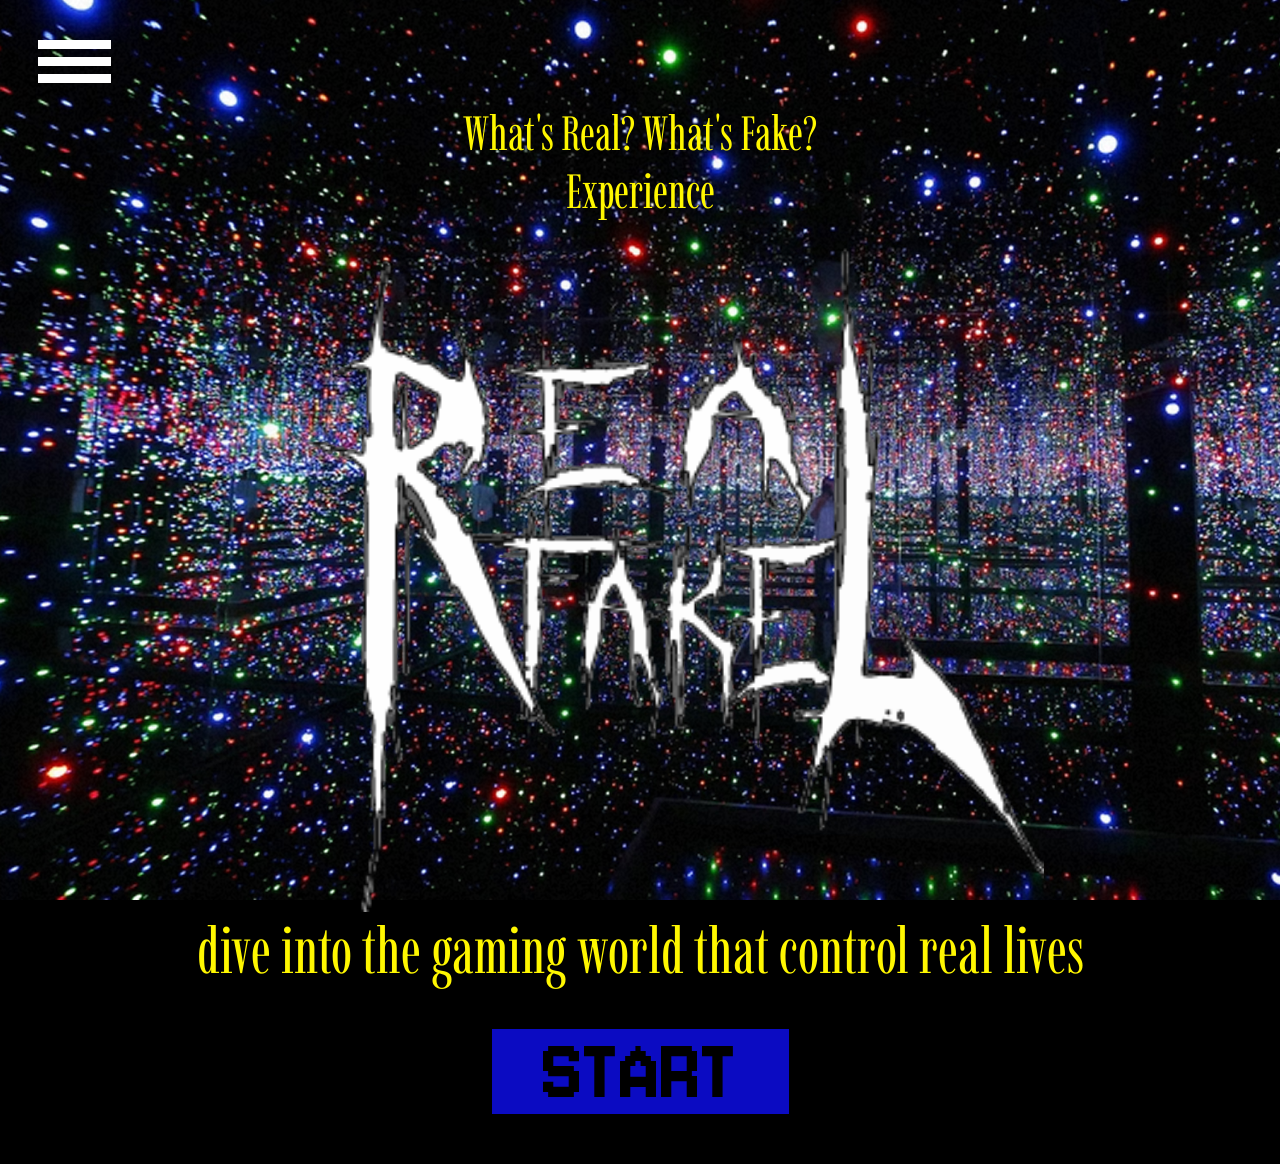
<file: index.html>
<!DOCTYPE html>
<html lang="en">
<head>
  <meta charset="utf-8">
  <meta name="viewport" content="width=device-width, initial-scale=1">
  <title>Real/Fake Experience</title>
  <link rel="preconnect" href="https://fonts.googleapis.com">
  <link rel="preconnect" href="https://fonts.gstatic.com" crossorigin>
  <link href="https://fonts.googleapis.com/css2?family=Imbue&family=Jersey+10&display=swap" rel="stylesheet">
  <link rel="stylesheet" href="styles.css">
</head>
<body>
  <img class="sparkle-overlay" src="images/overlay.png" alt="">

  <header class="header">
    <nav class="nav">
      <button class="menu-button" popovertarget="menu">
        <div class="menu-bar"></div>
        <div class="menu-bar"></div>
        <div class="menu-bar"></div>
      </button>
      <div class="menu-panel" id="menu" popover>
        <ul class="menu-list">
          <li><a class="menu-link" href="design.html">DESIGN</a></li>
          <li><a class="menu-link" href="information.html">INFORMATION</a></li>
          <li><a class="menu-link" href="about.html">MY BRAIN</a></li>
        </ul>
      </div>
    </nav>
  </header>

  <main class="main">
    <p class="question">What's Real? What's Fake?</p>
    <p class="experience">Experience</p>
    <img class="title-image" src="images/title.png" alt="Real/Fake title">
    <p class="tagline">dive into the gaming world that control real lives</p>
    <a class="start-button" href="design.html">START</a>
  </main>
</body>
</html>
</file>
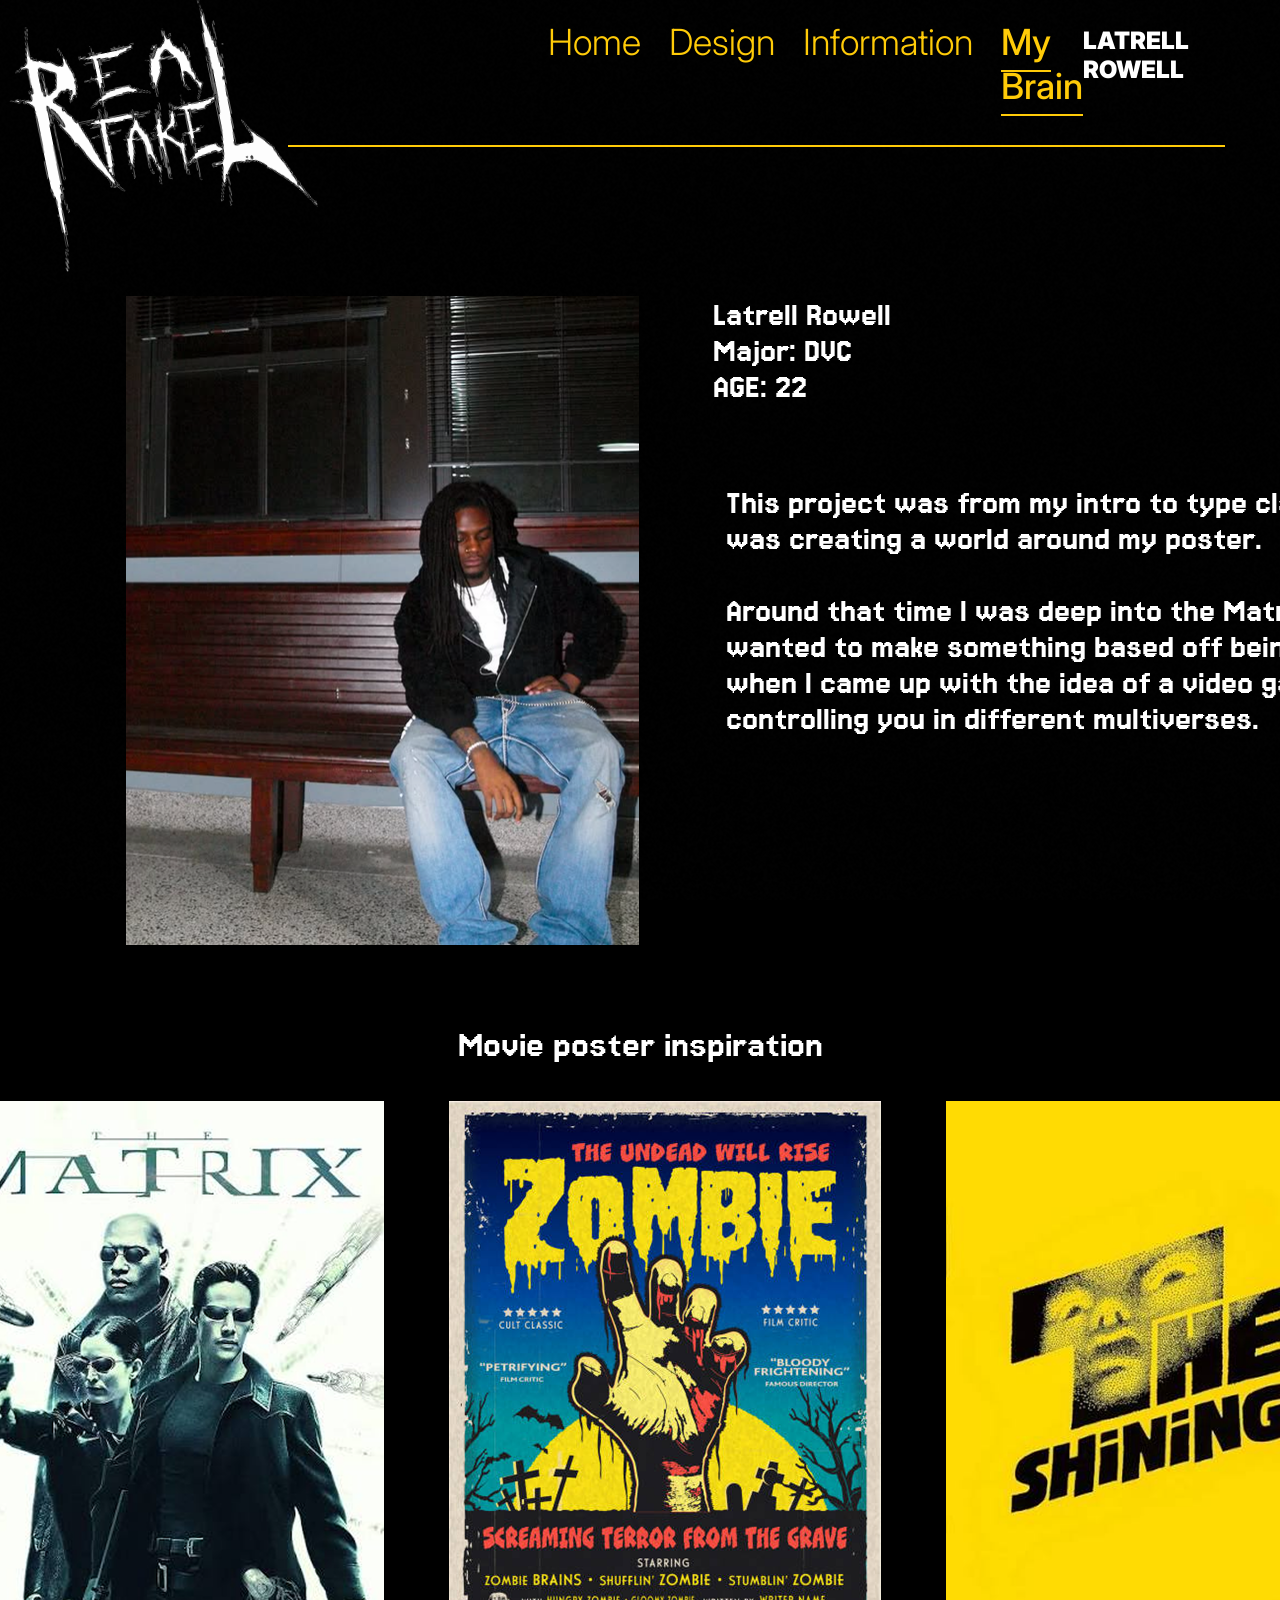
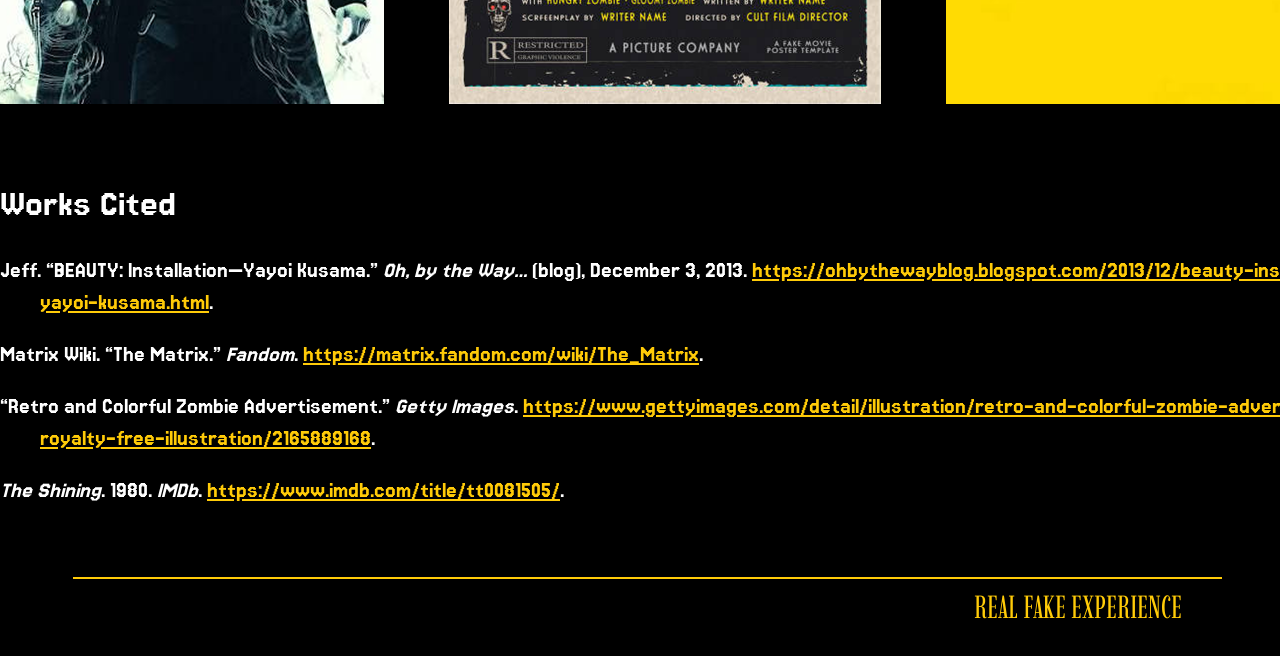
<file: about.html>
<!DOCTYPE html>
<html lang="en">
<head>
  <meta charset="utf-8">
  <meta name="viewport" content="width=device-width, initial-scale=1">
  <title>My Brain | Real/Fake Experience</title>
  <link rel="preconnect" href="https://fonts.googleapis.com">
  <link rel="preconnect" href="https://fonts.gstatic.com" crossorigin>
  <link href="https://fonts.googleapis.com/css2?family=Imbue&family=Inter:wght@300;500;900&family=Jersey+15&display=swap" rel="stylesheet">
  <link rel="stylesheet" href="styles.css">
</head>
<body class="design-page">
  <img class="design-overlay" src="images/overlay.png" alt="">

  <header class="top-bar">
    <a class="logo-link" href="index.html">
      <img class="logo" src="images/title.png" alt="Real/Fake">
    </a>
    <div class="top-bar-main">
      <div class="top-bar-row">
        <nav>
          <ul class="top-nav">
            <li><a class="top-link" href="index.html">Home</a></li>
            <li><a class="top-link" href="design.html">Design</a></li>
            <li><a class="top-link" href="information.html">Information</a></li>
            <li><a class="top-link top-link-current" href="about.html">My Brain</a></li>
          </ul>
        </nav>
        <p class="top-bar-name">LATRELL ROWELL</p>
      </div>
      <hr class="gold-line">
    </div>
  </header>

  <main class="about-page">
    <section class="about-top">
      <img class="about-portrait" src="images/portrait.png" alt="Latrell Rowell">
      <article class="about-info">
        <h1 class="about-name">Latrell Rowell</h1>
        <ul class="about-facts">
          <li>Major: DVC</li>
          <li>AGE: 22</li>
        </ul>
        <p class="about-text">This project was from my intro to type class. My main goal was creating a world around my poster.</p>
        <p class="about-text">Around that time I was deep into the Matrix series and knew I wanted to make something based off being controlled, that’s when I came up with the idea of a video game secretly controlling you in different multiverses.</p>
      </article>
    </section>

    <section class="about-inspiration">
      <h2 class="inspiration-title">Movie poster inspiration</h2>
      <div class="poster-row">
        <img class="inspiration-poster" src="images/image6.png" alt="The Matrix movie poster">
        <img class="inspiration-poster" src="images/image5.png" alt="Zombie movie poster">
        <img class="inspiration-poster" src="images/image4.png" alt="The Shining movie poster">
      </div>
    </section>

    <section class="works-cited">
      <h2 class="works-title">Works Cited</h2>
      <p class="citation">Jeff. “BEAUTY: Installation—Yayoi Kusama.” <cite>Oh, by the Way…</cite> (blog), December 3, 2013. <a class="citation-link" href="https://ohbythewayblog.blogspot.com/2013/12/beauty-installation-yayoi-kusama.html">https://ohbythewayblog.blogspot.com/2013/12/beauty-installation-yayoi-kusama.html</a>.</p>
      <p class="citation">Matrix Wiki. “The Matrix.” <cite>Fandom</cite>. <a class="citation-link" href="https://matrix.fandom.com/wiki/The_Matrix">https://matrix.fandom.com/wiki/The_Matrix</a>.</p>
      <p class="citation">“Retro and Colorful Zombie Advertisement.” <cite>Getty Images</cite>. <a class="citation-link" href="https://www.gettyimages.com/detail/illustration/retro-and-colorful-zombie-advertisement-royalty-free-illustration/2165889168">https://www.gettyimages.com/detail/illustration/retro-and-colorful-zombie-advertisement-royalty-free-illustration/2165889168</a>.</p>
      <p class="citation"><cite>The Shining</cite>. 1980. <cite>IMDb</cite>. <a class="citation-link" href="https://www.imdb.com/title/tt0081505/">https://www.imdb.com/title/tt0081505/</a>.</p>
    </section>
  </main>

  <footer class="page-footer">
    <p class="footer-text">REAL FAKE EXPERIENCE</p>
  </footer>
</body>
</html>
</file>
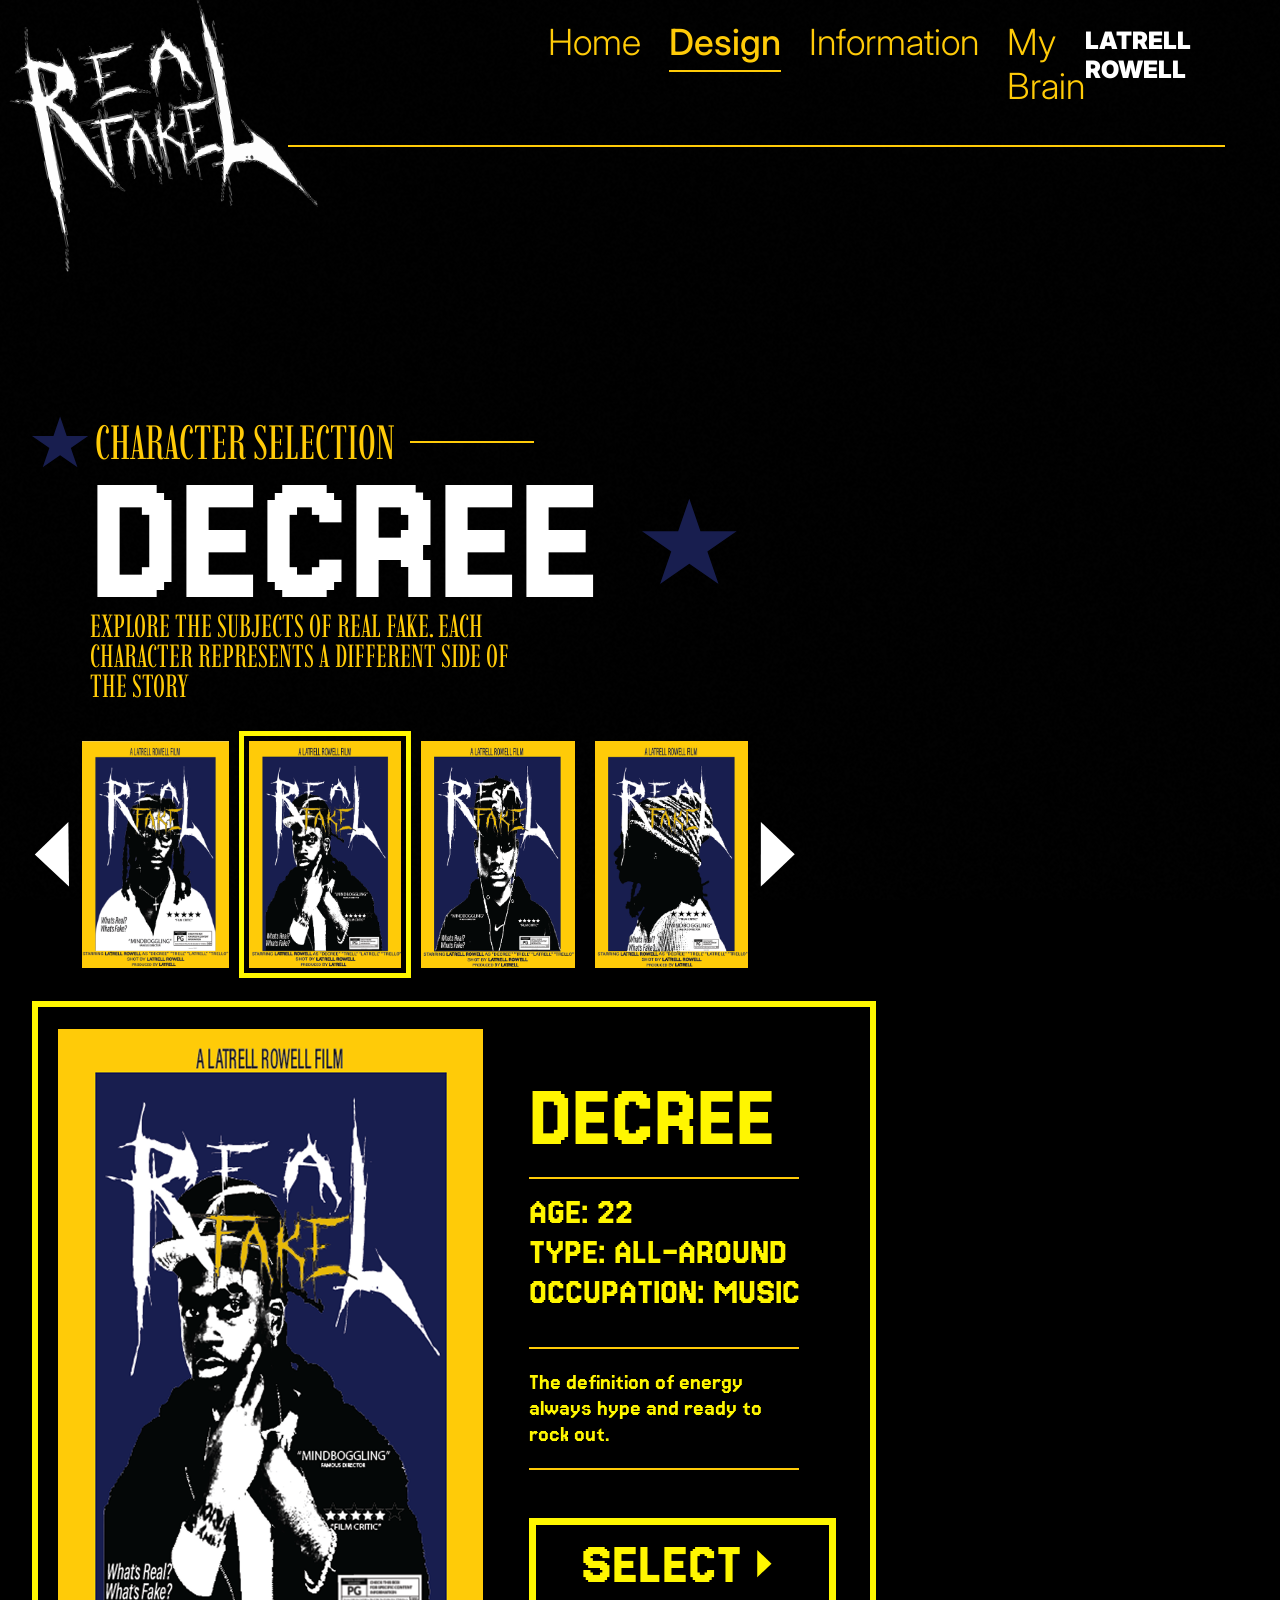
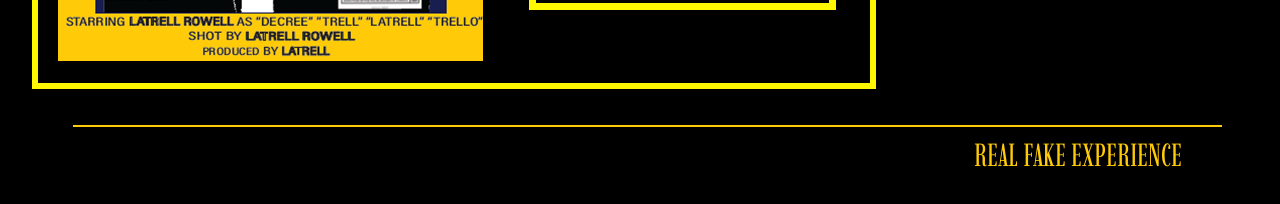
<file: design-decree.html>
<!DOCTYPE html>
<html lang="en">
<head>
  <meta charset="utf-8">
  <meta name="viewport" content="width=device-width, initial-scale=1">
  <title>Decree | Real/Fake Experience</title>
  <link rel="preconnect" href="https://fonts.googleapis.com">
  <link rel="preconnect" href="https://fonts.gstatic.com" crossorigin>
  <link href="https://fonts.googleapis.com/css2?family=Imbue&family=Inter:wght@300;500;900&family=Jersey+15&display=swap" rel="stylesheet">
  <link rel="stylesheet" href="styles.css">
</head>
<body class="design-page">
  <img class="design-overlay" src="images/overlay.png" alt="">

  <header class="top-bar">
    <a class="logo-link" href="index.html">
      <img class="logo" src="images/title.png" alt="Real/Fake">
    </a>
    <div class="top-bar-main">
      <div class="top-bar-row">
        <nav>
          <ul class="top-nav">
            <li><a class="top-link" href="index.html">Home</a></li>
            <li><a class="top-link top-link-current" href="design.html">Design</a></li>
            <li><a class="top-link" href="information.html">Information</a></li>
            <li><a class="top-link" href="about.html">My Brain</a></li>
          </ul>
        </nav>
        <p class="top-bar-name">LATRELL ROWELL</p>
      </div>
      <hr class="gold-line">
    </div>
  </header>

  <main class="character-page">
    <section class="character-left">
      <div class="select-heading">
        <img class="small-star" src="images/star.svg" alt="">
        <h1 class="select-title">CHARACTER SELECTION</h1>
        <hr class="gold-line short-line">
      </div>
      <div class="name-row">
        <h2 class="big-name">DECREE</h2>
        <img class="big-star" src="images/star.svg" alt="">
      </div>
      <p class="intro">EXPLORE THE SUBJECTS OF REAL FAKE. EACH CHARACTER REPRESENTS A DIFFERENT SIDE OF THE STORY</p>

      <div class="thumb-row">
        <a href="design.html"><img class="arrow" src="images/arrow-left.svg" alt="Previous"></a>
        <a class="thumb" href="design.html"><img class="thumb-image" src="images/poster-1.png" alt="Latrell poster"></a>
        <a class="thumb thumb-selected" href="design-decree.html"><img class="thumb-image" src="images/poster-2.png" alt="Decree poster"></a>
        <a class="thumb" href="design-trell.html"><img class="thumb-image" src="images/poster-3.png" alt="Trell poster"></a>
        <a class="thumb" href="design-trello.html"><img class="thumb-image" src="images/poster-4.png" alt="Trello poster"></a>
        <a href="design-trell.html"><img class="arrow" src="images/arrow-right.svg" alt="Next"></a>
      </div>
    </section>

    <article class="character-card">
      <img class="card-poster" src="images/poster-2.png" alt="Decree poster">
      <section class="card-info">
        <h3 class="card-name">DECREE</h3>
        <hr class="gold-line card-line">
        <ul class="card-stats">
          <li>AGE: 22</li>
          <li>TYPE: ALL-AROUND</li>
          <li>OCCUPATION: MUSIC</li>
        </ul>
        <hr class="gold-line card-line">
        <p class="card-story">The definition of energy always hype and ready to rock out.</p>
        <hr class="gold-line card-line">
        <a class="select-button" href="information-decree.html">
          SELECT
          <img class="select-arrow" src="images/select-arrow.svg" alt="">
        </a>
      </section>
    </article>
  </main>

  <footer class="page-footer">
    <p class="footer-text">REAL FAKE EXPERIENCE</p>
  </footer>
</body>
</html>
</file>
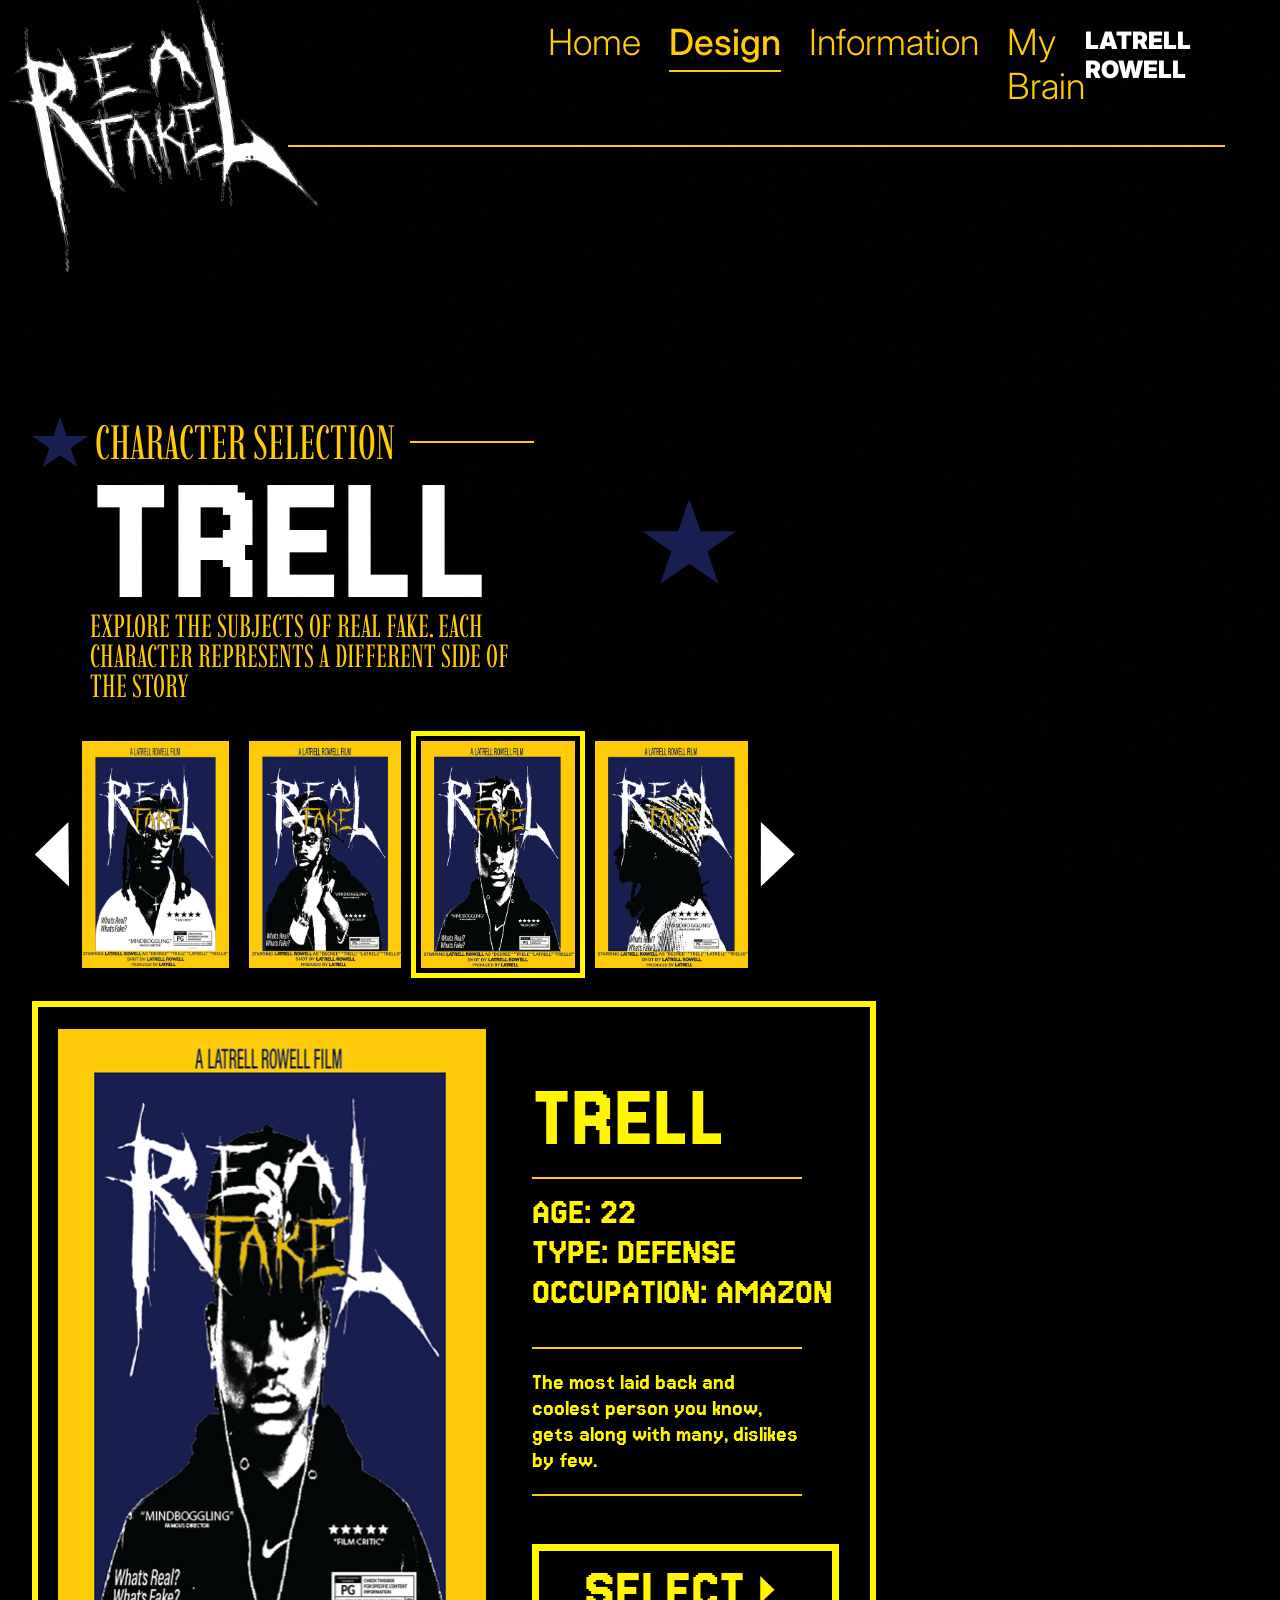
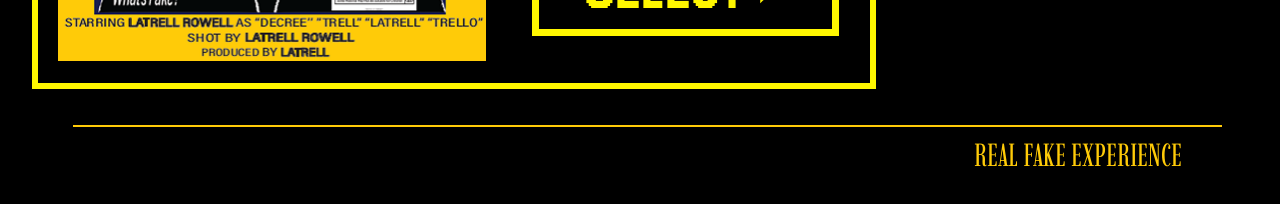
<file: design-trell.html>
<!DOCTYPE html>
<html lang="en">
<head>
  <meta charset="utf-8">
  <meta name="viewport" content="width=device-width, initial-scale=1">
  <title>Trell | Real/Fake Experience</title>
  <link rel="preconnect" href="https://fonts.googleapis.com">
  <link rel="preconnect" href="https://fonts.gstatic.com" crossorigin>
  <link href="https://fonts.googleapis.com/css2?family=Imbue&family=Inter:wght@300;500;900&family=Jersey+15&display=swap" rel="stylesheet">
  <link rel="stylesheet" href="styles.css">
</head>
<body class="design-page">
  <img class="design-overlay" src="images/overlay.png" alt="">

  <header class="top-bar">
    <a class="logo-link" href="index.html">
      <img class="logo" src="images/title.png" alt="Real/Fake">
    </a>
    <div class="top-bar-main">
      <div class="top-bar-row">
        <nav>
          <ul class="top-nav">
            <li><a class="top-link" href="index.html">Home</a></li>
            <li><a class="top-link top-link-current" href="design.html">Design</a></li>
            <li><a class="top-link" href="information.html">Information</a></li>
            <li><a class="top-link" href="about.html">My Brain</a></li>
          </ul>
        </nav>
        <p class="top-bar-name">LATRELL ROWELL</p>
      </div>
      <hr class="gold-line">
    </div>
  </header>

  <main class="character-page">
    <section class="character-left">
      <div class="select-heading">
        <img class="small-star" src="images/star.svg" alt="">
        <h1 class="select-title">CHARACTER SELECTION</h1>
        <hr class="gold-line short-line">
      </div>
      <div class="name-row">
        <h2 class="big-name">TRELL</h2>
        <img class="big-star" src="images/star.svg" alt="">
      </div>
      <p class="intro">EXPLORE THE SUBJECTS OF REAL FAKE. EACH CHARACTER REPRESENTS A DIFFERENT SIDE OF THE STORY</p>

      <div class="thumb-row">
        <a href="design-decree.html"><img class="arrow" src="images/arrow-left.svg" alt="Previous"></a>
        <a class="thumb" href="design.html"><img class="thumb-image" src="images/poster-1.png" alt="Latrell poster"></a>
        <a class="thumb" href="design-decree.html"><img class="thumb-image" src="images/poster-2.png" alt="Decree poster"></a>
        <a class="thumb thumb-selected" href="design-trell.html"><img class="thumb-image" src="images/poster-3.png" alt="Trell poster"></a>
        <a class="thumb" href="design-trello.html"><img class="thumb-image" src="images/poster-4.png" alt="Trello poster"></a>
        <a href="design-trello.html"><img class="arrow" src="images/arrow-right.svg" alt="Next"></a>
      </div>
    </section>

    <article class="character-card">
      <img class="card-poster" src="images/poster-3.png" alt="Trell poster">
      <section class="card-info">
        <h3 class="card-name">TRELL</h3>
        <hr class="gold-line card-line">
        <ul class="card-stats">
          <li>AGE: 22</li>
          <li>TYPE: DEFENSE</li>
          <li>OCCUPATION: AMAZON</li>
        </ul>
        <hr class="gold-line card-line">
        <p class="card-story">The most laid back and coolest person you know, gets along with many, dislikes by few.</p>
        <hr class="gold-line card-line">
        <a class="select-button" href="information-trell.html">
          SELECT
          <img class="select-arrow" src="images/select-arrow.svg" alt="">
        </a>
      </section>
    </article>
  </main>

  <footer class="page-footer">
    <p class="footer-text">REAL FAKE EXPERIENCE</p>
  </footer>
</body>
</html>
</file>
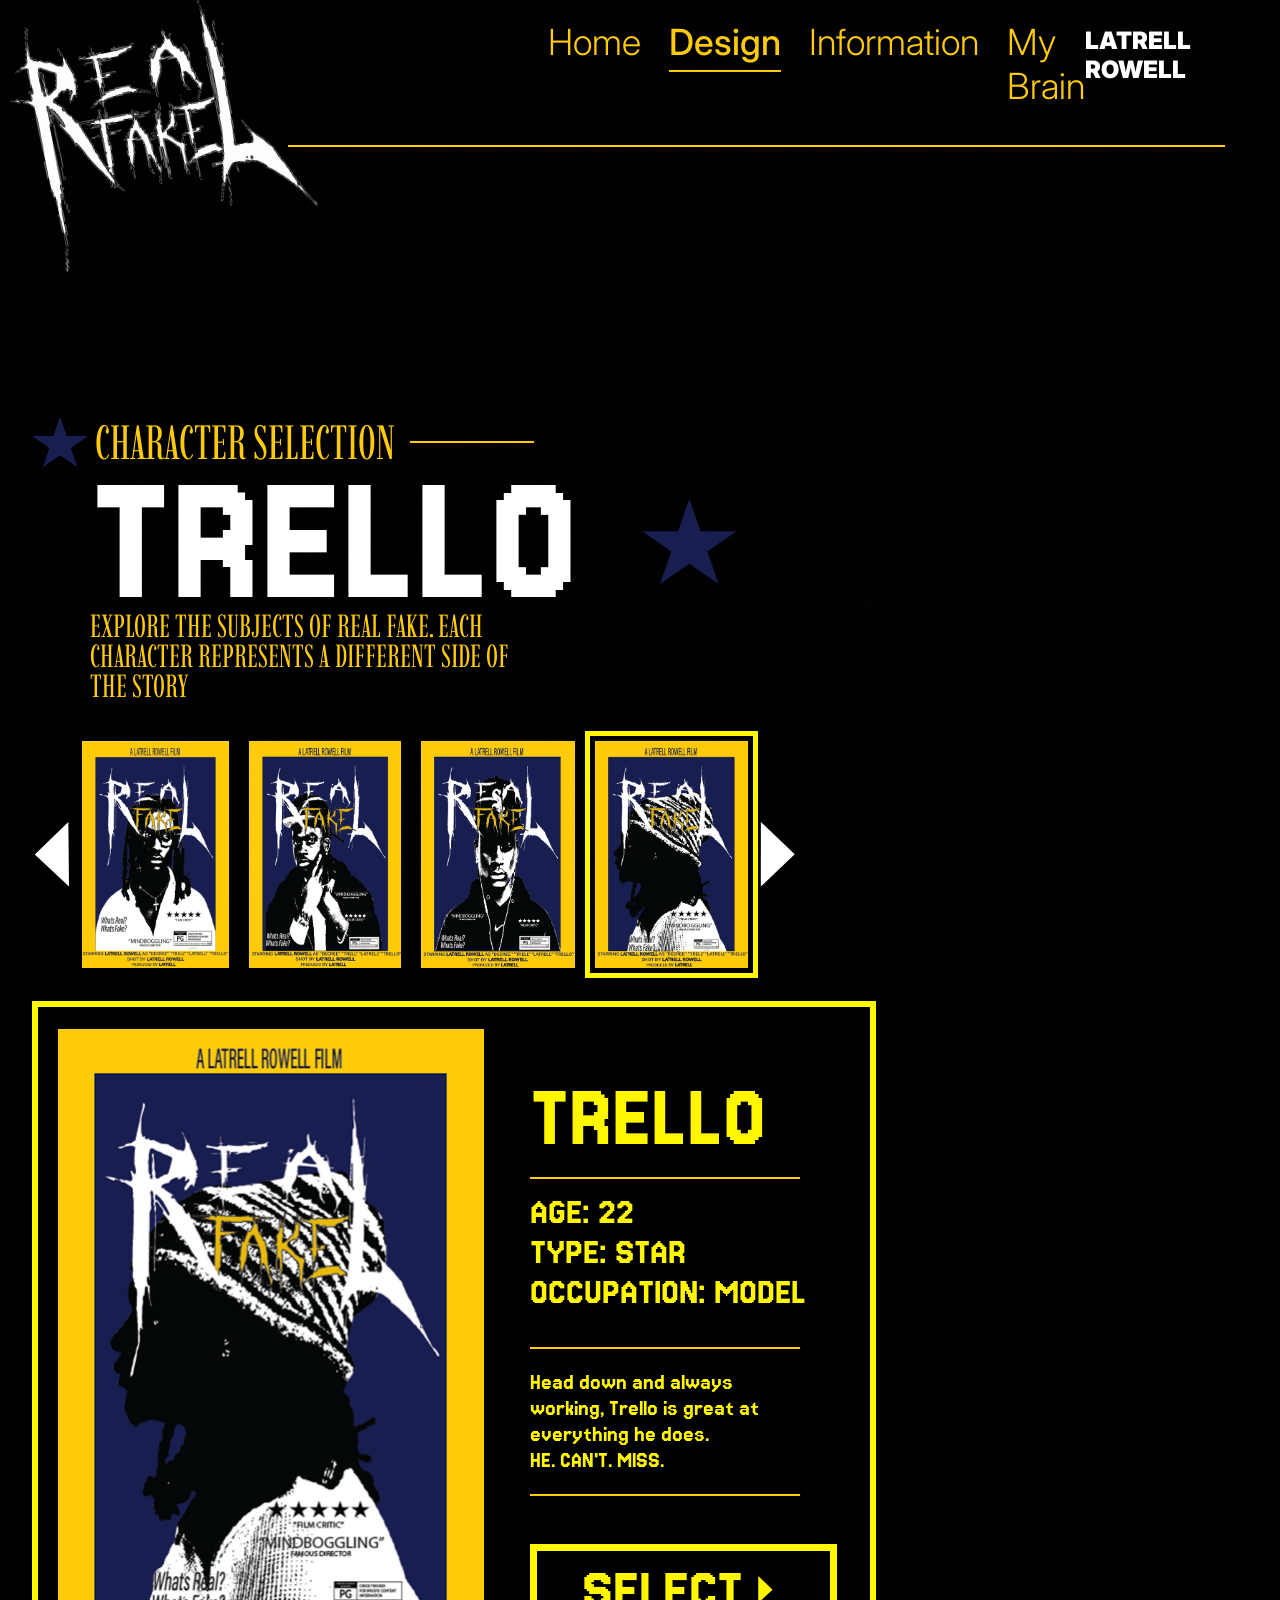
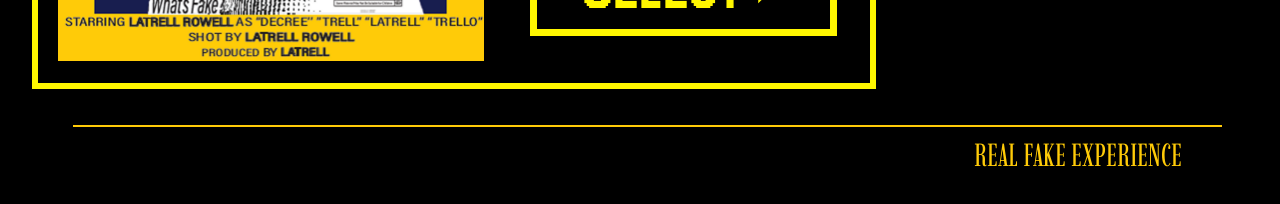
<file: design-trello.html>
<!DOCTYPE html>
<html lang="en">
<head>
  <meta charset="utf-8">
  <meta name="viewport" content="width=device-width, initial-scale=1">
  <title>Trello | Real/Fake Experience</title>
  <link rel="preconnect" href="https://fonts.googleapis.com">
  <link rel="preconnect" href="https://fonts.gstatic.com" crossorigin>
  <link href="https://fonts.googleapis.com/css2?family=Imbue&family=Inter:wght@300;500;900&family=Jersey+15&display=swap" rel="stylesheet">
  <link rel="stylesheet" href="styles.css">
</head>
<body class="design-page">
  <img class="design-overlay" src="images/overlay.png" alt="">

  <header class="top-bar">
    <a class="logo-link" href="index.html">
      <img class="logo" src="images/title.png" alt="Real/Fake">
    </a>
    <div class="top-bar-main">
      <div class="top-bar-row">
        <nav>
          <ul class="top-nav">
            <li><a class="top-link" href="index.html">Home</a></li>
            <li><a class="top-link top-link-current" href="design.html">Design</a></li>
            <li><a class="top-link" href="information.html">Information</a></li>
            <li><a class="top-link" href="about.html">My Brain</a></li>
          </ul>
        </nav>
        <p class="top-bar-name">LATRELL ROWELL</p>
      </div>
      <hr class="gold-line">
    </div>
  </header>

  <main class="character-page">
    <section class="character-left">
      <div class="select-heading">
        <img class="small-star" src="images/star.svg" alt="">
        <h1 class="select-title">CHARACTER SELECTION</h1>
        <hr class="gold-line short-line">
      </div>
      <div class="name-row">
        <h2 class="big-name">TRELLO</h2>
        <img class="big-star" src="images/star.svg" alt="">
      </div>
      <p class="intro">EXPLORE THE SUBJECTS OF REAL FAKE. EACH CHARACTER REPRESENTS A DIFFERENT SIDE OF THE STORY</p>

      <div class="thumb-row">
        <a href="design-trell.html"><img class="arrow" src="images/arrow-left.svg" alt="Previous"></a>
        <a class="thumb" href="design.html"><img class="thumb-image" src="images/poster-1.png" alt="Latrell poster"></a>
        <a class="thumb" href="design-decree.html"><img class="thumb-image" src="images/poster-2.png" alt="Decree poster"></a>
        <a class="thumb" href="design-trell.html"><img class="thumb-image" src="images/poster-3.png" alt="Trell poster"></a>
        <a class="thumb thumb-selected" href="design-trello.html"><img class="thumb-image" src="images/poster-4.png" alt="Trello poster"></a>
        <a href="design.html"><img class="arrow" src="images/arrow-right.svg" alt="Next"></a>
      </div>
    </section>

    <article class="character-card">
      <img class="card-poster" src="images/poster-4.png" alt="Trello poster">
      <section class="card-info">
        <h3 class="card-name">TRELLO</h3>
        <hr class="gold-line card-line">
        <ul class="card-stats">
          <li>AGE: 22</li>
          <li>TYPE: STAR</li>
          <li>OCCUPATION: MODEL</li>
        </ul>
        <hr class="gold-line card-line">
        <p class="card-story">Head down and always working, Trello is great at everything he does.<br>HE. CAN'T. MISS.</p>
        <hr class="gold-line card-line">
        <a class="select-button" href="information-trello.html">
          SELECT
          <img class="select-arrow" src="images/select-arrow.svg" alt="">
        </a>
      </section>
    </article>
  </main>

  <footer class="page-footer">
    <p class="footer-text">REAL FAKE EXPERIENCE</p>
  </footer>
</body>
</html>
</file>
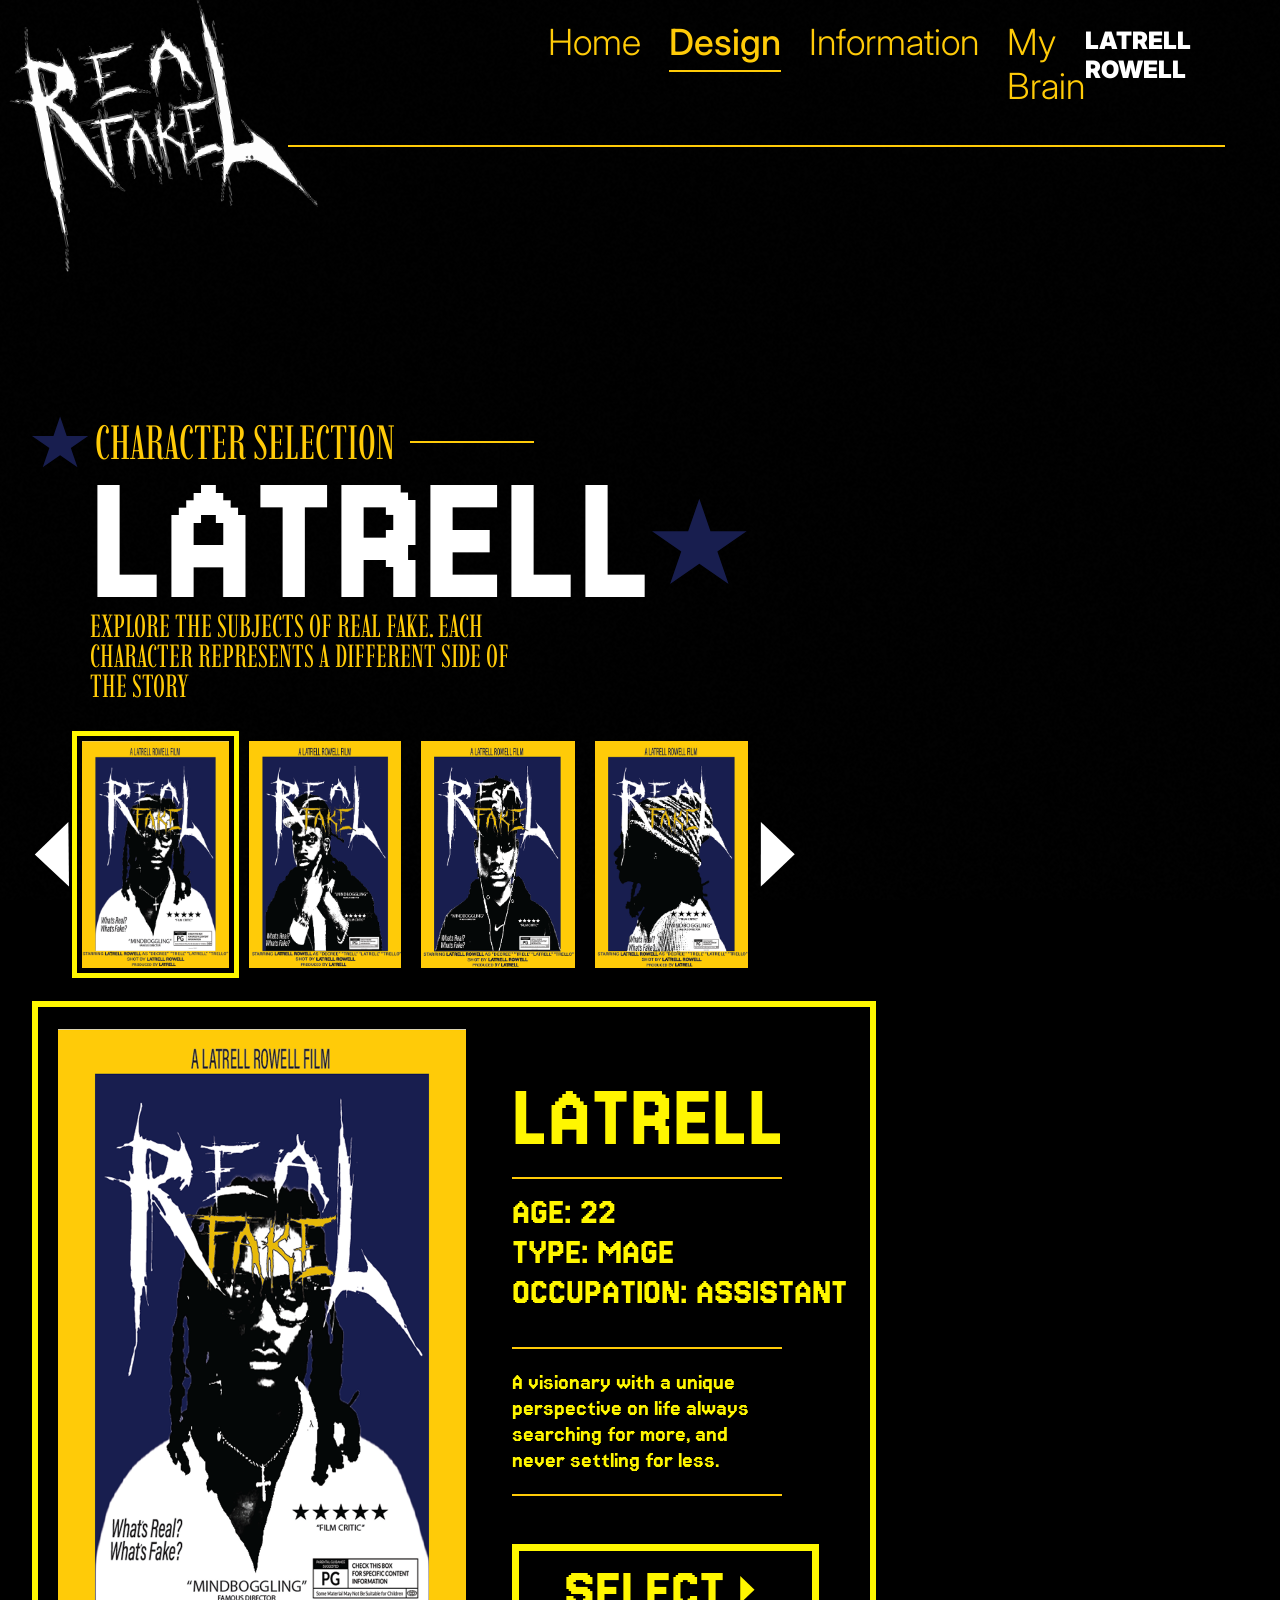
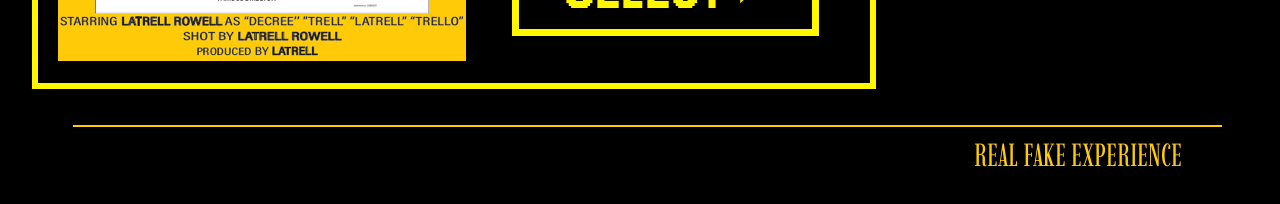
<file: design.html>
<!DOCTYPE html>
<html lang="en">
<head>
  <meta charset="utf-8">
  <meta name="viewport" content="width=device-width, initial-scale=1">
  <title>Design | Real/Fake Experience</title>
  <link rel="preconnect" href="https://fonts.googleapis.com">
  <link rel="preconnect" href="https://fonts.gstatic.com" crossorigin>
  <link href="https://fonts.googleapis.com/css2?family=Imbue&family=Inter:wght@300;500;900&family=Jersey+15&display=swap" rel="stylesheet">
  <link rel="stylesheet" href="styles.css">
</head>
<body class="design-page">
  <img class="design-overlay" src="images/overlay.png" alt="">

  <header class="top-bar">
    <a class="logo-link" href="index.html">
      <img class="logo" src="images/title.png" alt="Real/Fake">
    </a>
    <div class="top-bar-main">
      <div class="top-bar-row">
        <nav>
          <ul class="top-nav">
            <li><a class="top-link" href="index.html">Home</a></li>
            <li><a class="top-link top-link-current" href="design.html">Design</a></li>
            <li><a class="top-link" href="information.html">Information</a></li>
            <li><a class="top-link" href="about.html">My Brain</a></li>
          </ul>
        </nav>
        <p class="top-bar-name">LATRELL ROWELL</p>
      </div>
      <hr class="gold-line">
    </div>
  </header>

  <main class="character-page">
    <section class="character-left">
      <div class="select-heading">
        <img class="small-star" src="images/star.svg" alt="">
        <h1 class="select-title">CHARACTER SELECTION</h1>
        <hr class="gold-line short-line">
      </div>
      <div class="name-row">
        <h2 class="big-name">LATRELL</h2>
        <img class="big-star" src="images/star.svg" alt="">
      </div>
      <p class="intro">EXPLORE THE SUBJECTS OF REAL FAKE. EACH CHARACTER REPRESENTS A DIFFERENT SIDE OF THE STORY</p>

      <div class="thumb-row">
        <a href="design-trello.html"><img class="arrow" src="images/arrow-left.svg" alt="Previous"></a>
        <a class="thumb thumb-selected" href="design.html"><img class="thumb-image" src="images/poster-1.png" alt="Latrell poster"></a>
        <a class="thumb" href="design-decree.html"><img class="thumb-image" src="images/poster-2.png" alt="Decree poster"></a>
        <a class="thumb" href="design-trell.html"><img class="thumb-image" src="images/poster-3.png" alt="Trell poster"></a>
        <a class="thumb" href="design-trello.html"><img class="thumb-image" src="images/poster-4.png" alt="Trello poster"></a>
        <a href="design-decree.html"><img class="arrow" src="images/arrow-right.svg" alt="Next"></a>
      </div>
    </section>

    <article class="character-card">
      <img class="card-poster" src="images/poster-1.png" alt="Latrell poster">
      <section class="card-info">
        <h3 class="card-name">LATRELL</h3>
        <hr class="gold-line card-line">
        <ul class="card-stats">
          <li>AGE: 22</li>
          <li>TYPE: MAGE</li>
          <li>OCCUPATION: ASSISTANT</li>
        </ul>
        <hr class="gold-line card-line">
        <p class="card-story">A visionary with a unique perspective on life always searching for more, and never settling for less.</p>
        <hr class="gold-line card-line">
        <a class="select-button" href="information.html">
          SELECT
          <img class="select-arrow" src="images/select-arrow.svg" alt="">
        </a>
      </section>
    </article>
  </main>

  <footer class="page-footer">
    <p class="footer-text">REAL FAKE EXPERIENCE</p>
  </footer>
</body>
</html>
</file>
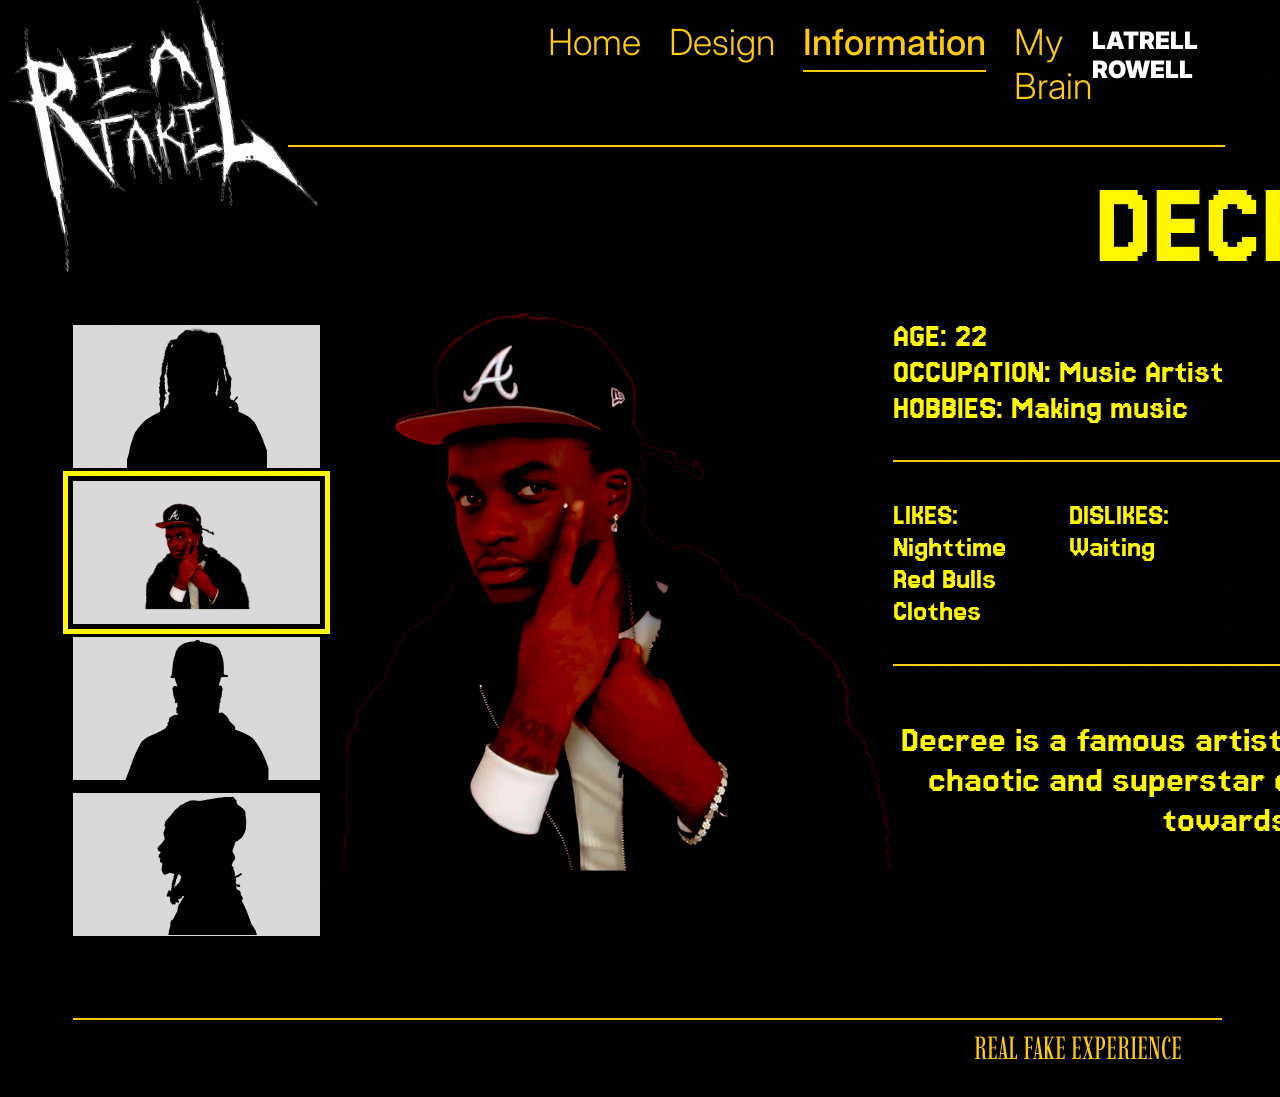
<file: information-decree.html>
<!DOCTYPE html>
<html lang="en">
<head>
  <meta charset="utf-8">
  <meta name="viewport" content="width=device-width, initial-scale=1">
  <title>Decree Information | Real/Fake Experience</title>
  <link rel="preconnect" href="https://fonts.googleapis.com">
  <link rel="preconnect" href="https://fonts.gstatic.com" crossorigin>
  <link href="https://fonts.googleapis.com/css2?family=Imbue&family=Inter:wght@300;500;900&family=Jersey+15&display=swap" rel="stylesheet">
  <link rel="stylesheet" href="styles.css">
</head>
<body class="design-page">
  <img class="design-overlay" src="images/overlay.png" alt="">

  <header class="top-bar">
    <a class="logo-link" href="index.html">
      <img class="logo" src="images/title.png" alt="Real/Fake">
    </a>
    <div class="top-bar-main">
      <div class="top-bar-row">
        <nav>
          <ul class="top-nav">
            <li><a class="top-link" href="index.html">Home</a></li>
            <li><a class="top-link" href="design.html">Design</a></li>
            <li><a class="top-link top-link-current" href="information.html">Information</a></li>
            <li><a class="top-link" href="about.html">My Brain</a></li>
          </ul>
        </nav>
        <p class="top-bar-name">LATRELL ROWELL</p>
      </div>
      <hr class="gold-line">
    </div>
  </header>

  <main class="info-page">
    <section class="info-thumbs">
      <a class="info-thumb" href="information.html">
        <img class="info-thumb-image info-thumb-image-bdecree" src="images/bdecree.png" alt="Silhouette 1">
      </a>
      <a class="info-thumb info-thumb-selected" href="information-decree.html">
        <img class="info-thumb-image info-thumb-image-latrell" src="images/latrell2.png" alt="Decree">
      </a>
      <a class="info-thumb" href="information-trell.html">
        <img class="info-thumb-image info-thumb-image-3" src="images/btrell.png" alt="Silhouette 3">
      </a>
      <a class="info-thumb" href="information-trello.html">
        <img class="info-thumb-image info-thumb-image-4" src="images/btrello.png" alt="Silhouette 4">
      </a>
    </section>

    <img class="info-photo info-photo-wide" src="images/latrell2.png" alt="Decree">

    <article class="info-details">
      <h1 class="info-name">DECREE</h1>
      <ul class="info-basics">
        <li>AGE: 22</li>
        <li>OCCUPATION: Music Artist</li>
        <li>HOBBIES: Making music</li>
      </ul>
      <hr class="gold-line info-line">

      <div class="likes-row">
        <section class="likes-column">
          <h2 class="likes-title">LIKES:</h2>
          <ul class="likes-list">
            <li>Nighttime</li>
            <li>Red Bulls</li>
            <li>Clothes</li>
          </ul>
        </section>
        <section class="likes-column">
          <h2 class="likes-title">DISLIKES:</h2>
          <ul class="likes-list">
            <li>Waiting</li>
          </ul>
        </section>
      </div>
      <hr class="gold-line info-line">

      <p class="info-story">Decree is a famous artist that makes music, his chaotic and superstar energy draws people towards him.</p>

      <a class="next-button" href="about.html">
        <span class="next-text">
          <span class="next-title">NEXT FILE</span>
          <span class="next-subtitle">MY BRAIN</span>
        </span>
        <img class="next-arrow" src="images/select-arrow.svg" alt="">
      </a>
    </article>
  </main>

  <footer class="page-footer">
    <p class="footer-text">REAL FAKE EXPERIENCE</p>
  </footer>
</body>
</html>
</file>
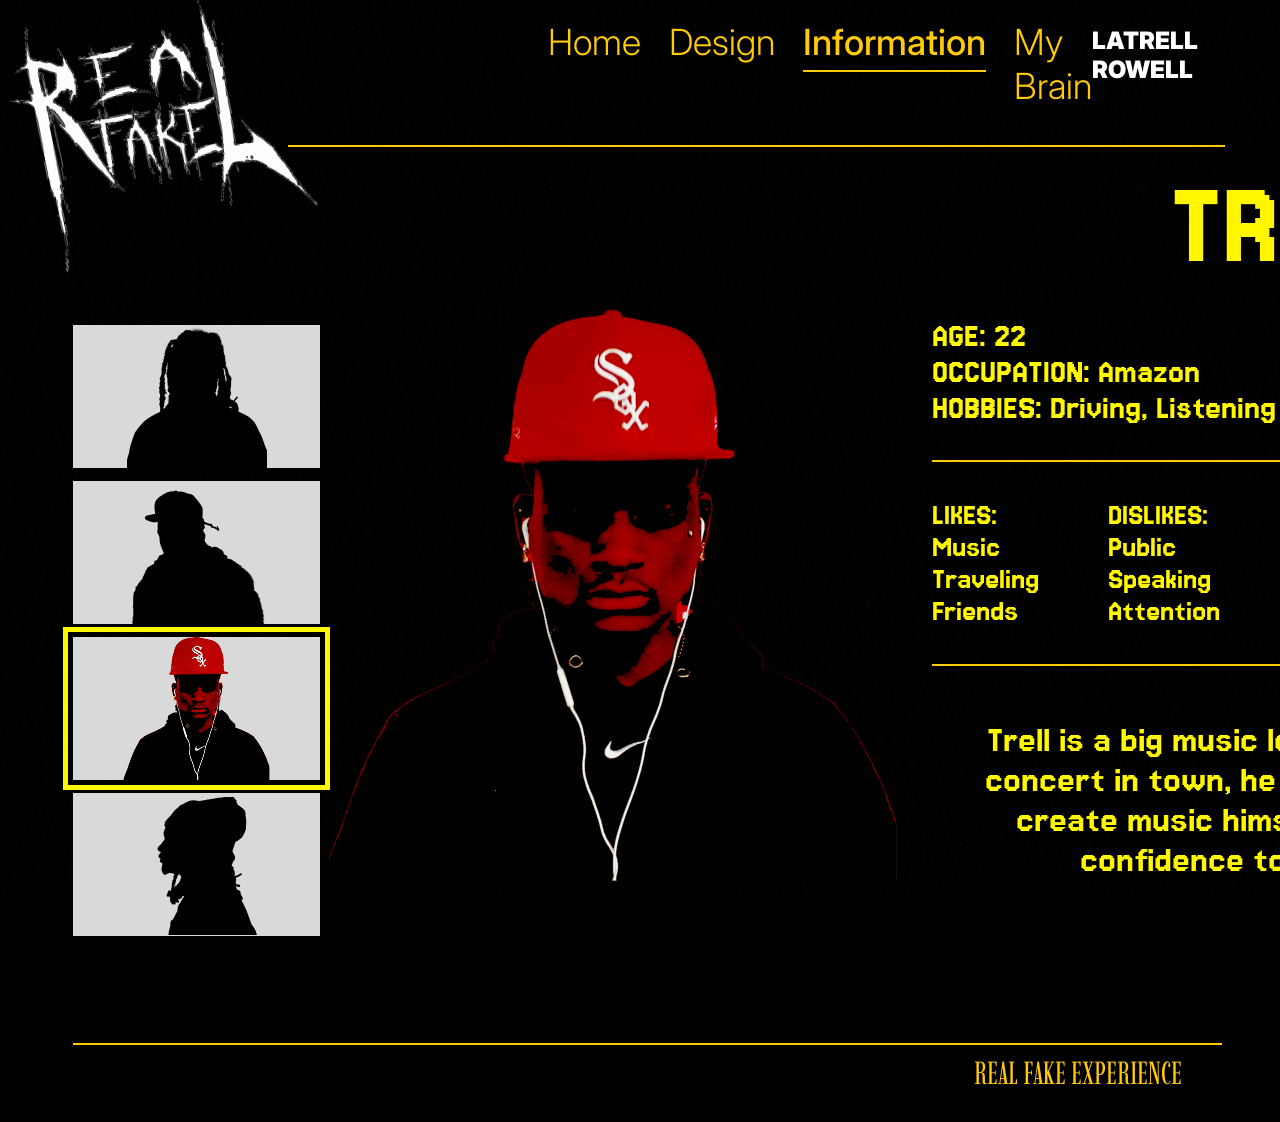
<file: information-trell.html>
<!DOCTYPE html>
<html lang="en">
<head>
  <meta charset="utf-8">
  <meta name="viewport" content="width=device-width, initial-scale=1">
  <title>Trell Information | Real/Fake Experience</title>
  <link rel="preconnect" href="https://fonts.googleapis.com">
  <link rel="preconnect" href="https://fonts.gstatic.com" crossorigin>
  <link href="https://fonts.googleapis.com/css2?family=Imbue&family=Inter:wght@300;500;900&family=Jersey+15&display=swap" rel="stylesheet">
  <link rel="stylesheet" href="styles.css">
</head>
<body class="design-page">
  <img class="design-overlay" src="images/overlay.png" alt="">

  <header class="top-bar">
    <a class="logo-link" href="index.html">
      <img class="logo" src="images/title.png" alt="Real/Fake">
    </a>
    <div class="top-bar-main">
      <div class="top-bar-row">
        <nav>
          <ul class="top-nav">
            <li><a class="top-link" href="index.html">Home</a></li>
            <li><a class="top-link" href="design.html">Design</a></li>
            <li><a class="top-link top-link-current" href="information.html">Information</a></li>
            <li><a class="top-link" href="about.html">My Brain</a></li>
          </ul>
        </nav>
        <p class="top-bar-name">LATRELL ROWELL</p>
      </div>
      <hr class="gold-line">
    </div>
  </header>

  <main class="info-page">
    <section class="info-thumbs">
      <a class="info-thumb" href="information.html">
        <img class="info-thumb-image info-thumb-image-bdecree" src="images/bdecree.png" alt="Silhouette 1">
      </a>
      <a class="info-thumb" href="information-decree.html">
        <img class="info-thumb-image info-thumb-image-2" src="images/blatrell.png" alt="Silhouette 2">
      </a>
      <a class="info-thumb info-thumb-selected" href="information-trell.html">
        <img class="info-thumb-image info-thumb-image-trello" src="images/trello1.png" alt="Trell">
      </a>
      <a class="info-thumb" href="information-trello.html">
        <img class="info-thumb-image info-thumb-image-4" src="images/btrello.png" alt="Silhouette 4">
      </a>
    </section>

    <img class="info-photo info-photo-trell" src="images/trello2.png" alt="Trell">

    <article class="info-details">
      <h1 class="info-name">TRELL</h1>
      <ul class="info-basics">
        <li>AGE: 22</li>
        <li>OCCUPATION: Amazon</li>
        <li>HOBBIES: Driving, Listening to music</li>
      </ul>
      <hr class="gold-line info-line">

      <div class="likes-row">
        <section class="likes-column">
          <h2 class="likes-title">LIKES:</h2>
          <ul class="likes-list">
            <li>Music</li>
            <li>Traveling</li>
            <li>Friends</li>
          </ul>
        </section>
        <section class="likes-column">
          <h2 class="likes-title">DISLIKES:</h2>
          <ul class="likes-list">
            <li>Public Speaking</li>
            <li>Attention</li>
          </ul>
        </section>
      </div>
      <hr class="gold-line info-line">

      <p class="info-story">Trell is a big music lover he goes to every concert in town, he would love to one day create music himself but he lacks the confidence to start the path</p>

      <a class="next-button" href="about.html">
        <span class="next-text">
          <span class="next-title">NEXT FILE</span>
          <span class="next-subtitle">MY BRAIN</span>
        </span>
        <img class="next-arrow" src="images/select-arrow.svg" alt="">
      </a>
    </article>
  </main>

  <footer class="page-footer">
    <p class="footer-text">REAL FAKE EXPERIENCE</p>
  </footer>
</body>
</html>
</file>
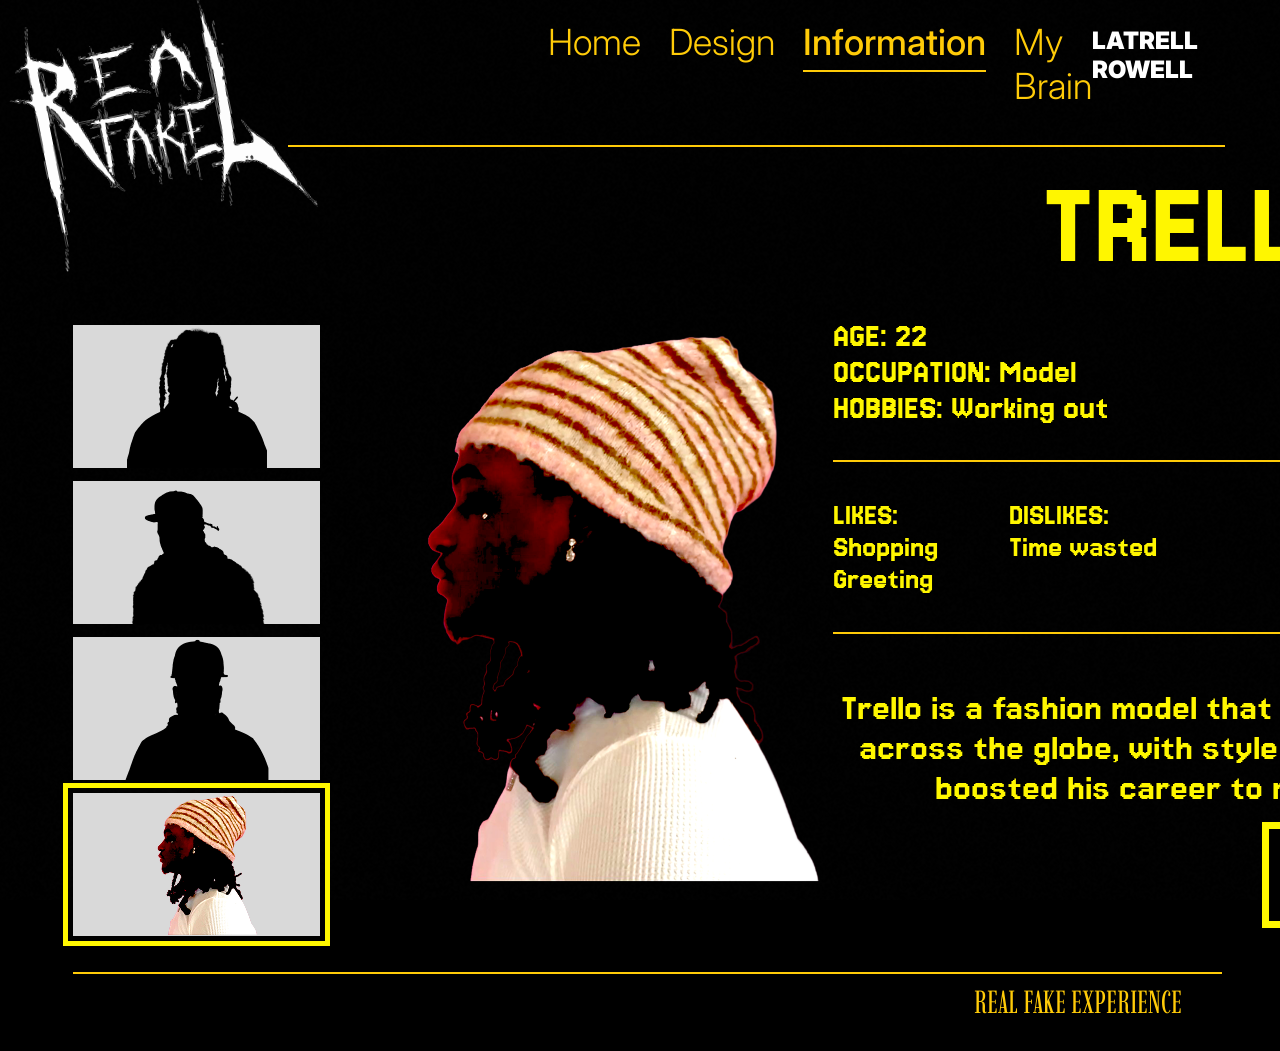
<file: information-trello.html>
<!DOCTYPE html>
<html lang="en">
<head>
  <meta charset="utf-8">
  <meta name="viewport" content="width=device-width, initial-scale=1">
  <title>Trello Information | Real/Fake Experience</title>
  <link rel="preconnect" href="https://fonts.googleapis.com">
  <link rel="preconnect" href="https://fonts.gstatic.com" crossorigin>
  <link href="https://fonts.googleapis.com/css2?family=Imbue&family=Inter:wght@300;500;900&family=Jersey+15&display=swap" rel="stylesheet">
  <link rel="stylesheet" href="styles.css">
</head>
<body class="design-page">
  <img class="design-overlay" src="images/overlay.png" alt="">

  <header class="top-bar">
    <a class="logo-link" href="index.html">
      <img class="logo" src="images/title.png" alt="Real/Fake">
    </a>
    <div class="top-bar-main">
      <div class="top-bar-row">
        <nav>
          <ul class="top-nav">
            <li><a class="top-link" href="index.html">Home</a></li>
            <li><a class="top-link" href="design.html">Design</a></li>
            <li><a class="top-link top-link-current" href="information.html">Information</a></li>
            <li><a class="top-link" href="about.html">My Brain</a></li>
          </ul>
        </nav>
        <p class="top-bar-name">LATRELL ROWELL</p>
      </div>
      <hr class="gold-line">
    </div>
  </header>

  <main class="info-page">
    <section class="info-thumbs">
      <a class="info-thumb" href="information.html">
        <img class="info-thumb-image info-thumb-image-bdecree" src="images/bdecree.png" alt="Silhouette 1">
      </a>
      <a class="info-thumb" href="information-decree.html">
        <img class="info-thumb-image info-thumb-image-2" src="images/blatrell.png" alt="Silhouette 2">
      </a>
      <a class="info-thumb" href="information-trell.html">
        <img class="info-thumb-image info-thumb-image-3" src="images/btrell.png" alt="Silhouette 3">
      </a>
      <a class="info-thumb info-thumb-selected" href="information-trello.html">
        <img class="info-thumb-image info-thumb-image-4" src="images/trell1.png" alt="Trello">
      </a>
    </section>

    <img class="info-photo info-photo-trello" src="images/trell2.png" alt="Trello">

    <article class="info-details">
      <h1 class="info-name">TRELLO</h1>
      <ul class="info-basics">
        <li>AGE: 22</li>
        <li>OCCUPATION: Model</li>
        <li>HOBBIES: Working out</li>
      </ul>
      <hr class="gold-line info-line">

      <div class="likes-row">
        <section class="likes-column">
          <h2 class="likes-title">LIKES:</h2>
          <ul class="likes-list">
            <li>Shopping</li>
            <li>Greeting</li>
          </ul>
        </section>
        <section class="likes-column">
          <h2 class="likes-title">DISLIKES:</h2>
          <ul class="likes-list">
            <li>Time wasted</li>
          </ul>
        </section>
      </div>
      <hr class="gold-line info-line">

      <p class="info-story">Trello is a fashion model that has done runways across the globe, with style and class he has boosted his career to new heights.</p>

      <a class="next-button" href="about.html">
        <span class="next-text">
          <span class="next-title">NEXT FILE</span>
          <span class="next-subtitle">MY BRAIN</span>
        </span>
        <img class="next-arrow" src="images/select-arrow.svg" alt="">
      </a>
    </article>
  </main>

  <footer class="page-footer">
    <p class="footer-text">REAL FAKE EXPERIENCE</p>
  </footer>
</body>
</html>
</file>
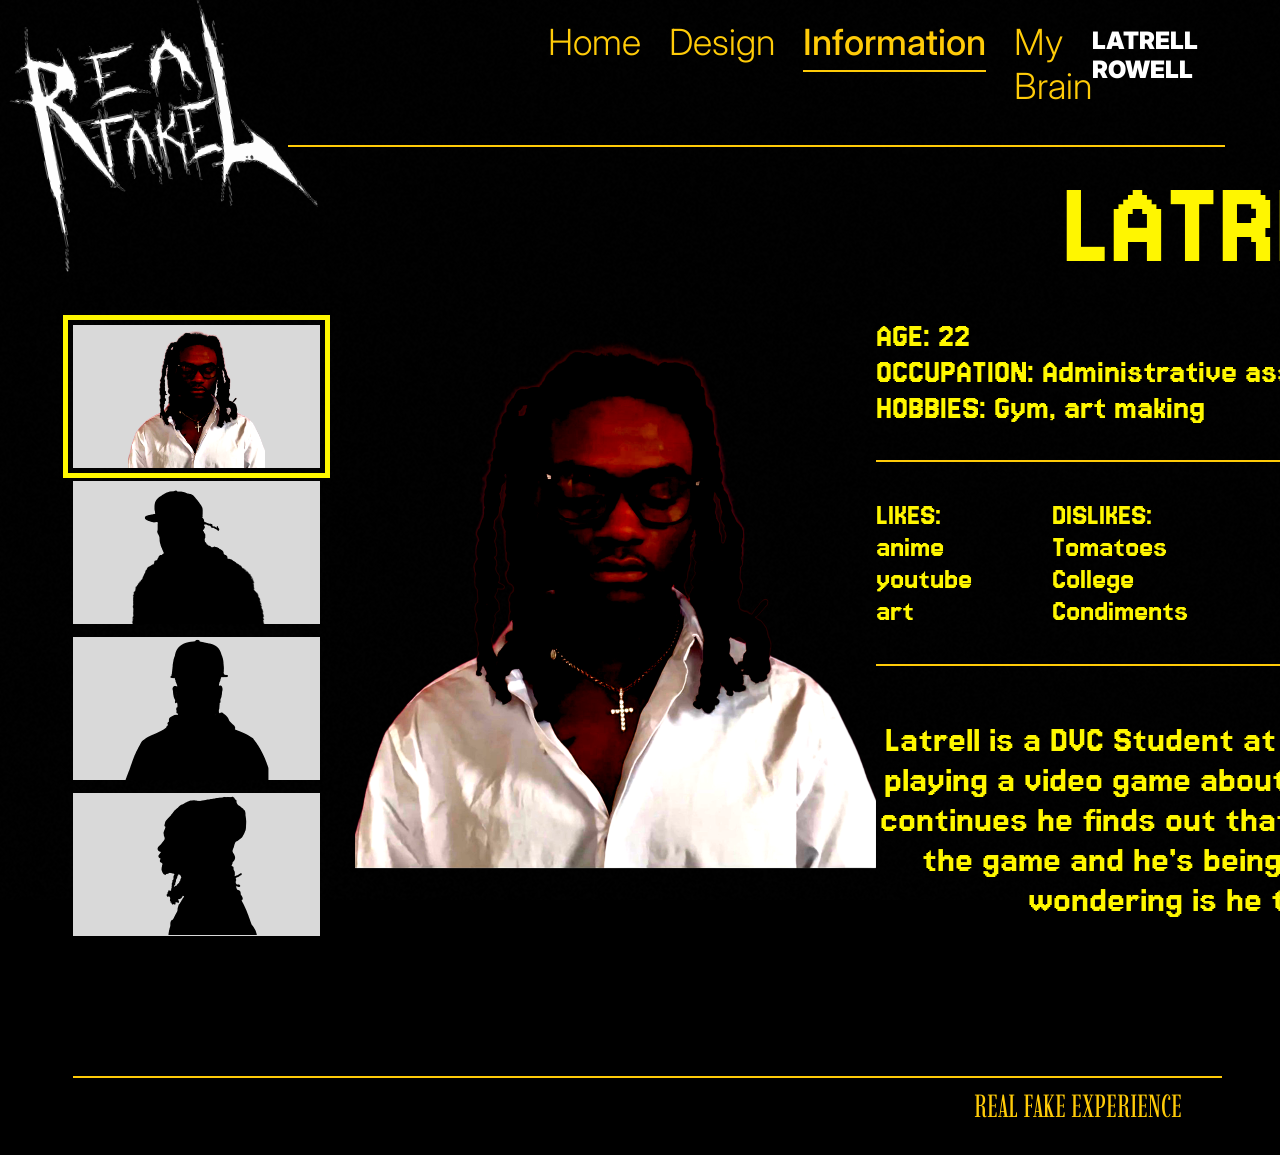
<file: information.html>
<!DOCTYPE html>
<html lang="en">
<head>
  <meta charset="utf-8">
  <meta name="viewport" content="width=device-width, initial-scale=1">
  <title>Information | Real/Fake Experience</title>
  <link rel="preconnect" href="https://fonts.googleapis.com">
  <link rel="preconnect" href="https://fonts.gstatic.com" crossorigin>
  <link href="https://fonts.googleapis.com/css2?family=Imbue&family=Inter:wght@300;500;900&family=Jersey+15&display=swap" rel="stylesheet">
  <link rel="stylesheet" href="styles.css">
</head>
<body class="design-page">
  <img class="design-overlay" src="images/overlay.png" alt="">

  <header class="top-bar">
    <a class="logo-link" href="index.html">
      <img class="logo" src="images/title.png" alt="Real/Fake">
    </a>
    <div class="top-bar-main">
      <div class="top-bar-row">
        <nav>
          <ul class="top-nav">
            <li><a class="top-link" href="index.html">Home</a></li>
            <li><a class="top-link" href="design.html">Design</a></li>
            <li><a class="top-link top-link-current" href="information.html">Information</a></li>
            <li><a class="top-link" href="about.html">My Brain</a></li>
          </ul>
        </nav>
        <p class="top-bar-name">LATRELL ROWELL</p>
      </div>
      <hr class="gold-line">
    </div>
  </header>

  <main class="info-page">
    <section class="info-thumbs">
      <a class="info-thumb info-thumb-selected" href="information.html">
        <img class="info-thumb-image info-thumb-image-1" src="images/decree.png" alt="Latrell">
      </a>
      <a class="info-thumb" href="information-decree.html">
        <img class="info-thumb-image info-thumb-image-2" src="images/blatrell.png" alt="Silhouette 2">
      </a>
      <a class="info-thumb" href="information-trell.html">
        <img class="info-thumb-image info-thumb-image-3" src="images/btrell.png" alt="Silhouette 3">
      </a>
      <a class="info-thumb" href="information-trello.html">
        <img class="info-thumb-image info-thumb-image-4" src="images/btrello.png" alt="Silhouette 4">
      </a>
    </section>

    <img class="info-photo" src="images/decree.png" alt="Latrell">

    <article class="info-details">
      <h1 class="info-name">LATRELL</h1>
      <ul class="info-basics">
        <li>AGE: 22</li>
        <li>OCCUPATION: Administrative assistant</li>
        <li>HOBBIES: Gym, art making</li>
      </ul>
      <hr class="gold-line info-line">

      <div class="likes-row">
        <section class="likes-column">
          <h2 class="likes-title">LIKES:</h2>
          <ul class="likes-list">
            <li>anime</li>
            <li>youtube</li>
            <li>art</li>
          </ul>
        </section>
        <section class="likes-column">
          <h2 class="likes-title">DISLIKES:</h2>
          <ul class="likes-list">
            <li>Tomatoes</li>
            <li>College</li>
            <li>Condiments</li>
          </ul>
        </section>
      </div>
      <hr class="gold-line info-line">

      <p class="info-story">Latrell is a DVC Student at UWM that thinks he's playing a video game about him but as the game continues he finds out that his current self is in the game and he's being watched now he's wondering is he the original?</p>

      <a class="next-button" href="about.html">
        <span class="next-text">
          <span class="next-title">NEXT FILE</span>
          <span class="next-subtitle">MY BRAIN</span>
        </span>
        <img class="next-arrow" src="images/select-arrow.svg" alt="">
      </a>
    </article>
  </main>

  <footer class="page-footer">
    <p class="footer-text">REAL FAKE EXPERIENCE</p>
  </footer>
</body>
</html>
</file>
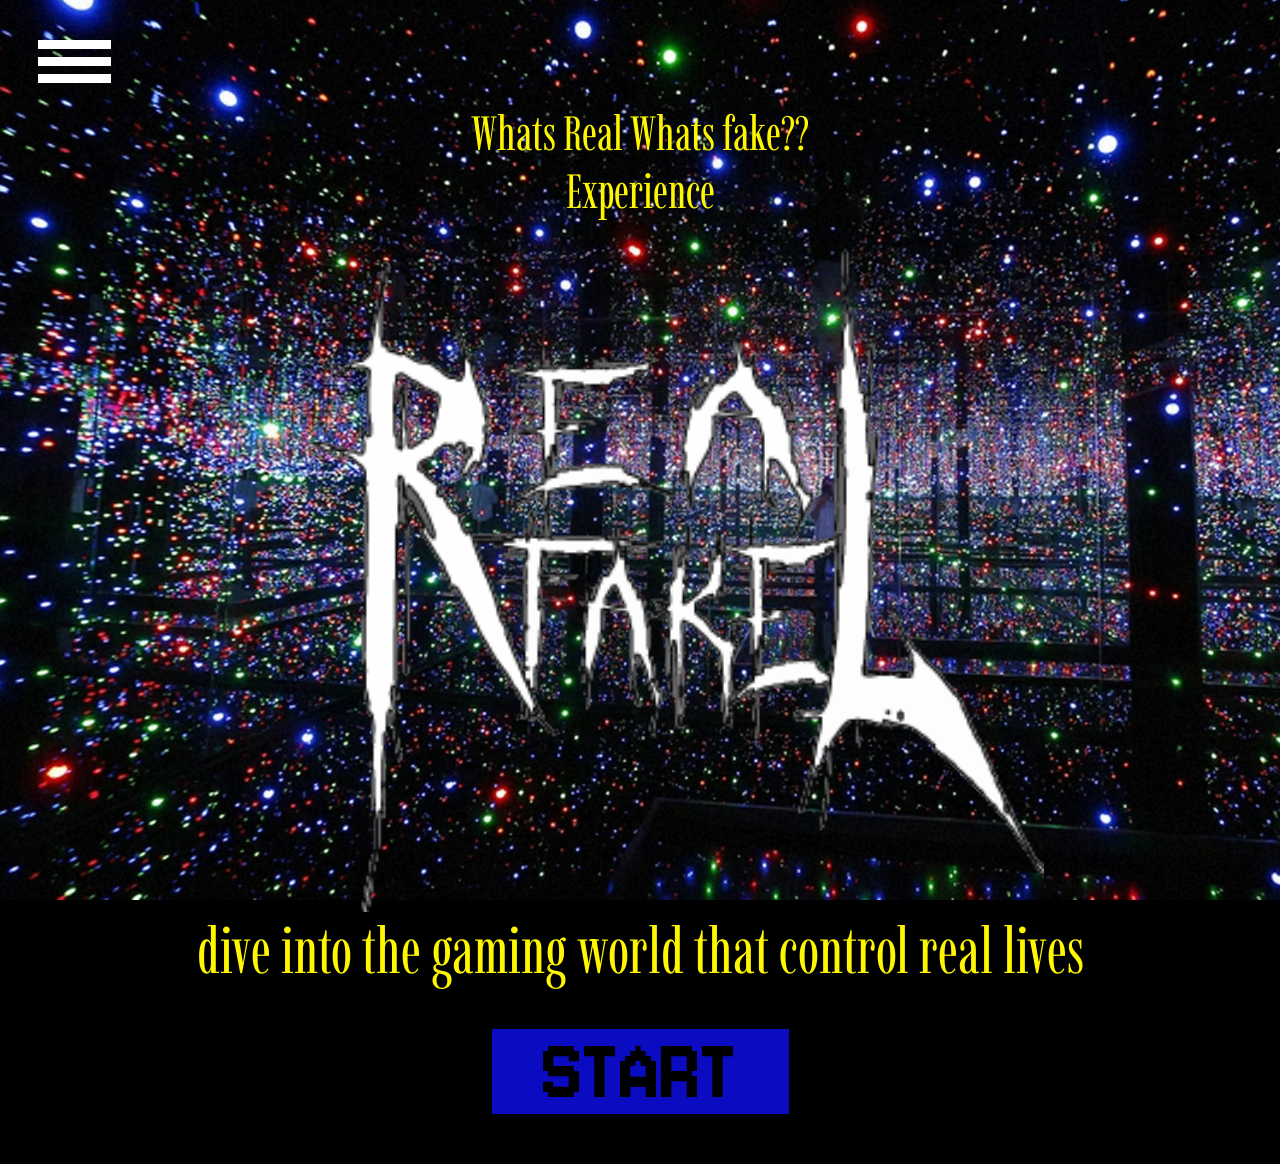
<file: sideframe.html>
<!DOCTYPE html>
<html lang="en">
<head>
  <meta charset="utf-8">
  <meta name="viewport" content="width=device-width, initial-scale=1">
  <title>Real/Fake Experience</title>
  <link rel="preconnect" href="https://fonts.googleapis.com">
  <link rel="preconnect" href="https://fonts.gstatic.com" crossorigin>
  <link href="https://fonts.googleapis.com/css2?family=Imbue&family=Jersey+10&display=swap" rel="stylesheet">
  <link rel="stylesheet" href="styles.css">
</head>
<body>
  <img class="sparkle-overlay" src="images/overlay.png" alt="">

  <header class="header">
    <nav class="nav">
      <button class="menu-button" popovertarget="menu">
        <div class="menu-bar"></div>
        <div class="menu-bar"></div>
        <div class="menu-bar"></div>
      </button>
      <div class="menu-panel" id="menu" popover>
        <ul class="menu-list">
          <li><a class="menu-link" href="design.html">DESIGN</a></li>
          <li><a class="menu-link" href="information.html">INFORMATION</a></li>
          <li><a class="menu-link" href="about.html">MY BRAIN</a></li>
        </ul>
      </div>
    </nav>
  </header>

  <main class="main">
    <p class="question">Whats Real Whats fake??</p>
    <p class="experience">Experience</p>
    <img class="title-image" src="images/title.png" alt="Real/Fake title">
    <p class="tagline">dive into the gaming world that control real lives</p>
    <a class="start-button" href="design.html">START</a>
  </main>
</body>
</html>
</file>
<file: styles.css>
:root {
  --yellow: #fff700;
  --blue: #0b0bc2;
  --white: #ffffff;
  --black: #000000;
}

body {
  margin: 0;
  background-image: url("images/background.jpg");
  background-size: cover;
  background-position: center;
  background-attachment: fixed;
  background-color: var(--black);
  font-family: "Imbue", serif;
  color: var(--yellow);
}

/* The faint sparkle layer that sits over the background (17% visible in Figma) */
.sparkle-overlay {
  position: fixed;
  top: 0;
  left: 0;
  width: 100%;
  height: 100%;
  object-fit: cover;
  opacity: 0.17;
  z-index: -1;
}

/* Header and menu */
.header {
  padding: 40px 0 0 38px;
}

.menu-button {
  width: 73px;
  cursor: pointer;
  list-style: none;
}

.menu-bar {
  width: 73px;
  height: 9px;
  margin-bottom: 8px;
  background-color: var(--white);
}

.menu-list {
  margin: 20px 0 0 0;
  padding: 0;
  list-style: none;
  display: flex;
  flex-direction: column;
  gap: 10px;
}

.menu-link {
  font-size: 32px;
  color: var(--yellow);
  text-decoration: none;
}

/* Main content, stacked and centered */
.main {
  display: flex;
  flex-direction: column;
  align-items: center;
  padding: 0 40px 50px 40px;
}

.question {
  margin: 9px 0 0 0;
  font-size: 48px;
  text-align: center;
}

.experience {
  margin: 0;
  font-size: 48px;
  text-align: center;
}

.title-image {
  width: 808px;
  max-width: 100%;
  height: auto;
}

.tagline {
  margin: 0;
  font-size: 64px;
  text-align: center;
}

/* START button */
.start-button {
  display: flex;
  justify-content: center;
  align-items: center;
  width: 297px;
  height: 85px;
  margin-top: 40px;
  background-color: var(--blue);
  font-family: "Jersey 10", sans-serif;
  font-size: 96px;
  line-height: 85px;
  color: var(--black);
  text-decoration: none;
}


:root {
  --yellow: #fff700;
  --blue: #0b0bc2;
  --menu-blue: #0e0e92;
  --gold: #ffcb08;
  --bright-yellow: #fff700;
  --text-yellow: #fff600;
  --white: #ffffff;
  --black: #000000;
}
 
body {
  margin: 0;
  background-image: url("images/background.jpg");
  background-size: cover;
  background-position: center;
  background-attachment: fixed;
  background-color: var(--black);
  font-family: "Imbue", serif;
  color: var(--yellow);
}
 
/* The faint sparkle layer that sits over the background (17% visible in Figma) */
.sparkle-overlay {
  position: fixed;
  top: 0;
  left: 0;
  width: 100%;
  height: 100%;
  object-fit: cover;
  opacity: 0.17;
  z-index: -1;
}
 
/* Header and menu */
.header {
  padding: 40px 0 0 38px;
}
 
/* The hamburger button, with the default button look removed */
.menu-button {
  width: 73px;
  padding: 0;
  border: none;
  background-color: transparent;
  cursor: pointer;
}
 
.menu-bar {
  width: 73px;
  height: 9px;
  margin-bottom: 8px;
  background-color: var(--white);
}
 
/* The blue side panel. Clicking anywhere outside it closes it. */
.menu-panel {
  top: 0;
  left: 0;
  box-sizing: border-box;
  width: 400px;
  height: 100%;
  margin: 0;
  padding: 0;
  border: none;
  background-color: var(--menu-blue);
 
  /* Closed: parked off the left edge of the screen */
  transform: translateX(-400px);
  transition: transform 0.4s ease, overlay 0.4s allow-discrete, display 0.4s allow-discrete;
}
 
/* Open: slides in to the left edge */
.menu-panel:popover-open {
  transform: translateX(0);
}
 
/* Where the panel starts from when it first opens */
@starting-style {
  .menu-panel:popover-open {
    transform: translateX(-400px);
  }
}
 
.menu-list {
  margin: 0;
  padding: 243px 0 0 0;
  list-style: none;
  display: flex;
  flex-direction: column;
  align-items: center;
  gap: 30px;
}
 
.menu-link {
  font-size: 48px;
  color: var(--white);
  text-decoration: none;
}
 
.menu-link:hover {
  color: var(--yellow);
}
 
/* Main content, stacked and centered */
.main {
  display: flex;
  flex-direction: column;
  align-items: center;
  padding: 0 40px 50px 40px;
}
 
.question {
  margin: 9px 0 0 0;
  font-size: 48px;
  text-align: center;
}
 
.experience {
  margin: 0;
  font-size: 48px;
  text-align: center;
}
 
.title-image {
  width: 808px;
  max-width: 100%;
  height: auto;
}
 
.tagline {
  margin: 0;
  font-size: 64px;
  text-align: center;
}
 
/* START button */
.start-button {
  display: flex;
  justify-content: center;
  align-items: center;
  width: 297px;
  height: 85px;
  margin-top: 40px;
  background-color: var(--blue);
  font-family: "Jersey 10", sans-serif;
  font-size: 96px;
  line-height: 85px;
  color: var(--black);
  text-decoration: none;
}
 
 
/* ===================== DESIGN PAGE ===================== */
 
/* This page has a plain black background instead of the Home photo */
.design-page {
  background-image: none;
  background-color: var(--black);
}
 
.design-overlay {
  position: fixed;
  top: 0;
  left: 0;
  width: 100%;
  height: 100%;
  object-fit: cover;
  opacity: 0.05;
  z-index: -1;
}
 
/* Gold lines used all over the page */
.gold-line {
  height: 2px;
  margin: 0;
  border: none;
  background-color: var(--gold);
}
 
/* Top bar with logo, navigation, and name */
.top-bar {
  display: flex;
}
 
.logo-link {
  width: 288px;
  height: 110px;
  flex-shrink: 0;
}
 
.logo {
  display: block;
  width: 307px;
  margin: -10px 0 0 -10px;
  transform: rotate(-11.64deg);
}
 
.top-bar-main {
  flex: 1;
  padding-right: 55px;
}
 
.top-bar-row {
  display: flex;
  justify-content: space-between;
  padding-top: 20px;
  margin-bottom: 37px;
}
 
.top-nav {
  display: flex;
  gap: 28px;
  margin: 0 0 0 260px;
  padding: 0;
  list-style: none;
}
 
.top-link {
  padding-bottom: 6px;
  font-family: "Inter", sans-serif;
  font-weight: 300;
  font-size: 36px;
  color: var(--gold);
  text-decoration: none;
}
 
.top-link-current {
  font-weight: 500;
  border-bottom: 2px solid var(--gold);
}
 
.top-bar-name {
  margin: 6px 23px 0 0;
  font-family: "Inter", sans-serif;
  font-weight: 900;
  font-size: 24px;
  color: var(--white);
}
 
/* Two columns: character picker on the left, character card on the right */
.character-page {
  display: flex;
  flex-wrap: wrap;
  gap: 23px;
  padding: 193px 77px 0 32px;
}
 
.character-left {
  width: 752px;
  padding-top: 73px;
}
 
.select-heading {
  display: flex;
  align-items: center;
  gap: 6px;
}
 
.small-star {
  width: 57px;
  height: 54px;
}
 
.select-title {
  margin: 0 9px 0 0;
  font-size: 48px;
  font-weight: normal;
  color: var(--gold);
}
 
.short-line {
  width: 124px;
  flex-shrink: 0;
}
 
.name-row {
  display: flex;
  align-items: center;
  margin-left: 58px;
}
 
.big-name {
  margin: 0;
  font-family: "Jersey 15", sans-serif;
  font-size: 200px;
  font-weight: normal;
  line-height: 140px;
  color: var(--white);
}
 
.big-star {
  width: 96px;
  height: 91px;
}
 
.intro {
  width: 421px;
  margin: 0 0 30px 58px;
  font-size: 32px;
  line-height: 30px;
  color: var(--gold);
}
 
/* Thumbnail row with arrows */
.thumb-row {
  display: flex;
  align-items: center;
  justify-content: space-between;
}
 
.arrow {
  display: block;
  width: 40px;
  height: 65px;
}
 
.thumb {
  flex-shrink: 0;
  padding: 5px;
  border: 5px solid transparent;
}
 
.thumb-selected {
  border-color: var(--bright-yellow);
}
 
.thumb-image {
  display: block;
  width: 147px;
  height: 227px;
}
 
/* Character card on the right */
.character-card {
  display: flex;
  box-sizing: border-box;
  width: 844px;
  height: 688px;
  padding: 22px 0 0 20px;
  border: 6px solid var(--bright-yellow);
  background-color: var(--black);
}
 
.card-poster {
  flex-shrink: 0;
  width: 408px;
  height: 632px;
}
 
.card-info {
  flex-shrink: 0;
  width: 345px;
  margin-left: 46px;
  padding-top: 45px;
  font-family: "Jersey 15", sans-serif;
  color: var(--text-yellow);
}
 
.card-name {
  margin: 0;
  font-size: 96px;
  font-weight: normal;
  line-height: 87px;
}
 
.card-line {
  width: 270px;
}
 
.card-name + .card-line {
  margin-top: 16px;
}
 
.card-stats {
  margin: 13px 0 35px 0;
  padding: 0;
  list-style: none;
  font-size: 40px;
  line-height: 40px;
}
 
.card-story {
  width: 268px;
  margin: 20px 0 21px 0;
  font-size: 24px;
  line-height: 26px;
}
 
.select-button {
  display: flex;
  justify-content: space-between;
  align-items: center;
  box-sizing: border-box;
  width: 307px;
  height: 92px;
  margin-top: 48px;
  padding: 0 56px 0 45px;
  border: 7px solid var(--bright-yellow);
  background-color: var(--black);
  font-size: 64px;
  color: var(--text-yellow);
  text-decoration: none;
}
 
.select-arrow {
  width: 17px;
  height: 28px;
}
 
/* Footer */
.page-footer {
  margin: 36px 58px 0 73px;
  border-top: 2px solid var(--gold);
}
 
.footer-text {
  margin: 9px 40px 30px 0;
  font-size: 32px;
  text-align: right;
  color: var(--gold);
}
 
:root {
  --yellow: #fff700;
  --blue: #0b0bc2;
  --menu-blue: #0e0e92;
  --gold: #ffcb08;
  --bright-yellow: #fff700;
  --text-yellow: #fff600;
  --white: #ffffff;
  --black: #000000;
}

body {
  margin: 0;
  background-image: url("images/background.jpg");
  background-size: cover;
  background-position: center;
  background-attachment: fixed;
  background-color: var(--black);
  font-family: "Imbue", serif;
  color: var(--yellow);
}

/* The faint sparkle layer that sits over the background (17% visible in Figma) */
.sparkle-overlay {
  position: fixed;
  top: 0;
  left: 0;
  width: 100%;
  height: 100%;
  object-fit: cover;
  opacity: 0.17;
  z-index: -1;
}

/* Header and menu */
.header {
  padding: 40px 0 0 38px;
}

/* The hamburger button, with the default button look removed */
.menu-button {
  width: 73px;
  padding: 0;
  border: none;
  background-color: transparent;
  cursor: pointer;
}

.menu-bar {
  width: 73px;
  height: 9px;
  margin-bottom: 8px;
  background-color: var(--white);
}

/* The blue side panel. Clicking anywhere outside it closes it. */
.menu-panel {
  top: 0;
  left: 0;
  box-sizing: border-box;
  width: 400px;
  height: 100%;
  margin: 0;
  padding: 0;
  border: none;
  background-color: var(--menu-blue);

  /* Closed: parked off the left edge of the screen */
  transform: translateX(-400px);
  transition: transform 0.4s ease, overlay 0.4s allow-discrete, display 0.4s allow-discrete;
}

/* Open: slides in to the left edge */
.menu-panel:popover-open {
  transform: translateX(0);
}

/* Where the panel starts from when it first opens */
@starting-style {
  .menu-panel:popover-open {
    transform: translateX(-400px);
  }
}

.menu-list {
  margin: 0;
  padding: 243px 0 0 0;
  list-style: none;
  display: flex;
  flex-direction: column;
  align-items: center;
  gap: 30px;
}

.menu-link {
  font-size: 48px;
  color: var(--white);
  text-decoration: none;
}

.menu-link:hover {
  color: var(--yellow);
}

/* Main content, stacked and centered */
.main {
  display: flex;
  flex-direction: column;
  align-items: center;
  padding: 0 40px 50px 40px;
}

.question {
  margin: 9px 0 0 0;
  font-size: 48px;
  text-align: center;
}

.experience {
  margin: 0;
  font-size: 48px;
  text-align: center;
}

.title-image {
  width: 808px;
  max-width: 100%;
  height: auto;
}

.tagline {
  margin: 0;
  font-size: 64px;
  text-align: center;
}

/* START button */
.start-button {
  display: flex;
  justify-content: center;
  align-items: center;
  width: 297px;
  height: 85px;
  margin-top: 40px;
  background-color: var(--blue);
  font-family: "Jersey 10", sans-serif;
  font-size: 96px;
  line-height: 85px;
  color: var(--black);
  text-decoration: none;
}


/* ===================== DESIGN PAGE ===================== */

/* This page has a plain black background instead of the Home photo */
.design-page {
  background-image: none;
  background-color: var(--black);
}

.design-overlay {
  position: fixed;
  top: 0;
  left: 0;
  width: 100%;
  height: 100%;
  object-fit: cover;
  opacity: 0.05;
  z-index: -1;
}

/* Gold lines used all over the page */
.gold-line {
  height: 2px;
  margin: 0;
  border: none;
  background-color: var(--gold);
}

/* Top bar with logo, navigation, and name */
.top-bar {
  display: flex;
}

.logo-link {
  width: 288px;
  height: 110px;
  flex-shrink: 0;
}

.logo {
  display: block;
  width: 307px;
  margin: -10px 0 0 -10px;
  transform: rotate(-11.64deg);
}

.top-bar-main {
  flex: 1;
  padding-right: 55px;
}

.top-bar-row {
  display: flex;
  justify-content: space-between;
  padding-top: 20px;
  margin-bottom: 37px;
}

.top-nav {
  display: flex;
  gap: 28px;
  margin: 0 0 0 260px;
  padding: 0;
  list-style: none;
}

.top-link {
  padding-bottom: 6px;
  font-family: "Inter", sans-serif;
  font-weight: 300;
  font-size: 36px;
  color: var(--gold);
  text-decoration: none;
}

.top-link-current {
  font-weight: 500;
  border-bottom: 2px solid var(--gold);
}

.top-bar-name {
  margin: 6px 23px 0 0;
  font-family: "Inter", sans-serif;
  font-weight: 900;
  font-size: 24px;
  color: var(--white);
}

/* Two columns: character picker on the left, character card on the right */
.character-page {
  display: flex;
  flex-wrap: wrap;
  gap: 23px;
  padding: 193px 77px 0 32px;
}

.character-left {
  width: 752px;
  padding-top: 73px;
}

.select-heading {
  display: flex;
  align-items: center;
  gap: 6px;
}

.small-star {
  width: 57px;
  height: 54px;
}

.select-title {
  margin: 0 9px 0 0;
  font-size: 48px;
  font-weight: normal;
  color: var(--gold);
}

.short-line {
  width: 124px;
  flex-shrink: 0;
}

.name-row {
  display: flex;
  align-items: center;
  margin-left: 58px;
}

.big-name {
  margin: 0;
  font-family: "Jersey 15", sans-serif;
  font-size: 200px;
  font-weight: normal;
  line-height: 140px;
  color: var(--white);
}

.big-star {
  width: 96px;
  height: 91px;
}

.intro {
  width: 421px;
  margin: 0 0 30px 58px;
  font-size: 32px;
  line-height: 30px;
  color: var(--gold);
}

/* Thumbnail row with arrows */
.thumb-row {
  display: flex;
  align-items: center;
  justify-content: space-between;
}

.arrow {
  display: block;
  width: 40px;
  height: 65px;
}

.thumb {
  flex-shrink: 0;
  padding: 5px;
  border: 5px solid transparent;
}

.thumb-selected {
  border-color: var(--bright-yellow);
}

.thumb-image {
  display: block;
  width: 147px;
  height: 227px;
}

/* Character card on the right */
.character-card {
  display: flex;
  box-sizing: border-box;
  width: 844px;
  height: 688px;
  padding: 22px 0 0 20px;
  border: 6px solid var(--bright-yellow);
  background-color: var(--black);
}

.card-poster {
  flex-shrink: 0;
  width: 408px;
  height: 632px;
}

.card-info {
  flex-shrink: 0;
  width: 345px;
  margin-left: 46px;
  padding-top: 45px;
  font-family: "Jersey 15", sans-serif;
  color: var(--text-yellow);
}

.card-name {
  margin: 0;
  font-size: 96px;
  font-weight: normal;
  line-height: 87px;
}

.card-line {
  width: 270px;
}

.card-name + .card-line {
  margin-top: 16px;
}

.card-stats {
  margin: 13px 0 35px 0;
  padding: 0;
  list-style: none;
  font-size: 40px;
  line-height: 40px;
}

.card-story {
  width: 268px;
  margin: 20px 0 21px 0;
  font-size: 24px;
  line-height: 26px;
}

.select-button {
  display: flex;
  justify-content: space-between;
  align-items: center;
  box-sizing: border-box;
  width: 307px;
  height: 92px;
  margin-top: 48px;
  padding: 0 56px 0 45px;
  border: 7px solid var(--bright-yellow);
  background-color: var(--black);
  font-size: 64px;
  color: var(--text-yellow);
  text-decoration: none;
}

.select-arrow {
  width: 17px;
  height: 28px;
}

/* Footer */
.page-footer {
  margin: 36px 58px 0 73px;
  border-top: 2px solid var(--gold);
}

.footer-text {
  margin: 9px 40px 30px 0;
  font-size: 32px;
  text-align: right;
  color: var(--gold);
}

:root {
  --yellow: #fff700;
  --blue: #0b0bc2;
  --menu-blue: #0e0e92;
  --gold: #ffcb08;
  --bright-yellow: #fff700;
  --text-yellow: #fff600;
  --white: #ffffff;
  --black: #000000;
}

body {
  margin: 0;
  background-image: url("images/background.jpg");
  background-size: cover;
  background-position: center;
  background-attachment: fixed;
  background-color: var(--black);
  font-family: "Imbue", serif;
  color: var(--yellow);
}

/* The faint sparkle layer that sits over the background (17% visible in Figma) */
.sparkle-overlay {
  position: fixed;
  top: 0;
  left: 0;
  width: 100%;
  height: 100%;
  object-fit: cover;
  opacity: 0.17;
  z-index: -1;
}

/* Header and menu */
.header {
  padding: 40px 0 0 38px;
}

/* The hamburger button, with the default button look removed */
.menu-button {
  width: 73px;
  padding: 0;
  border: none;
  background-color: transparent;
  cursor: pointer;
}

.menu-bar {
  width: 73px;
  height: 9px;
  margin-bottom: 8px;
  background-color: var(--white);
}

/* The blue side panel. Clicking anywhere outside it closes it. */
.menu-panel {
  top: 0;
  left: 0;
  box-sizing: border-box;
  width: 400px;
  height: 100%;
  margin: 0;
  padding: 0;
  border: none;
  background-color: var(--menu-blue);

  /* Closed: parked off the left edge of the screen */
  transform: translateX(-400px);
  transition: transform 0.4s ease, overlay 0.4s allow-discrete, display 0.4s allow-discrete;
}

/* Open: slides in to the left edge */
.menu-panel:popover-open {
  transform: translateX(0);
}

/* Where the panel starts from when it first opens */
@starting-style {
  .menu-panel:popover-open {
    transform: translateX(-400px);
  }
}

.menu-list {
  margin: 0;
  padding: 243px 0 0 0;
  list-style: none;
  display: flex;
  flex-direction: column;
  align-items: center;
  gap: 30px;
}

.menu-link {
  font-size: 48px;
  color: var(--white);
  text-decoration: none;
}

.menu-link:hover {
  color: var(--yellow);
}

/* Main content, stacked and centered */
.main {
  display: flex;
  flex-direction: column;
  align-items: center;
  padding: 0 40px 50px 40px;
}

.question {
  margin: 9px 0 0 0;
  font-size: 48px;
  text-align: center;
}

.experience {
  margin: 0;
  font-size: 48px;
  text-align: center;
}

.title-image {
  width: 808px;
  max-width: 100%;
  height: auto;
}

.tagline {
  margin: 0;
  font-size: 64px;
  text-align: center;
}

/* START button */
.start-button {
  display: flex;
  justify-content: center;
  align-items: center;
  width: 297px;
  height: 85px;
  margin-top: 40px;
  background-color: var(--blue);
  font-family: "Jersey 10", sans-serif;
  font-size: 96px;
  line-height: 85px;
  color: var(--black);
  text-decoration: none;
}


/* ===================== DESIGN PAGE ===================== */

/* This page has a plain black background instead of the Home photo */
.design-page {
  background-image: none;
  background-color: var(--black);
}

.design-overlay {
  position: fixed;
  top: 0;
  left: 0;
  width: 100%;
  height: 100%;
  object-fit: cover;
  opacity: 0.05;
  z-index: -1;
}

/* Gold lines used all over the page */
.gold-line {
  height: 2px;
  margin: 0;
  border: none;
  background-color: var(--gold);
}

/* Top bar with logo, navigation, and name */
.top-bar {
  display: flex;
}

.logo-link {
  width: 288px;
  height: 110px;
  flex-shrink: 0;
}

.logo {
  display: block;
  width: 307px;
  margin: -10px 0 0 -10px;
  transform: rotate(-11.64deg);
}

.top-bar-main {
  flex: 1;
  padding-right: 55px;
}

.top-bar-row {
  display: flex;
  justify-content: space-between;
  padding-top: 20px;
  margin-bottom: 37px;
}

.top-nav {
  display: flex;
  gap: 28px;
  margin: 0 0 0 260px;
  padding: 0;
  list-style: none;
}

.top-link {
  padding-bottom: 6px;
  font-family: "Inter", sans-serif;
  font-weight: 300;
  font-size: 36px;
  color: var(--gold);
  text-decoration: none;
}

.top-link-current {
  font-weight: 500;
  border-bottom: 2px solid var(--gold);
}

.top-bar-name {
  margin: 6px 23px 0 0;
  font-family: "Inter", sans-serif;
  font-weight: 900;
  font-size: 24px;
  color: var(--white);
}

/* Two columns: character picker on the left, character card on the right */
.character-page {
  display: flex;
  flex-wrap: wrap;
  gap: 23px;
  padding: 193px 77px 0 32px;
}

.character-left {
  width: 752px;
  padding-top: 73px;
}

.select-heading {
  display: flex;
  align-items: center;
  gap: 6px;
}

.small-star {
  width: 57px;
  height: 54px;
}

.select-title {
  margin: 0 9px 0 0;
  font-size: 48px;
  font-weight: normal;
  color: var(--gold);
}

.short-line {
  width: 124px;
  flex-shrink: 0;
}

.name-row {
  display: flex;
  align-items: center;
  margin-left: 58px;
}

.big-name {
  margin: 0;
  font-family: "Jersey 15", sans-serif;
  font-size: 200px;
  font-weight: normal;
  line-height: 140px;
  color: var(--white);
}

.big-star {
  width: 96px;
  height: 91px;
}

.intro {
  width: 421px;
  margin: 0 0 30px 58px;
  font-size: 32px;
  line-height: 30px;
  color: var(--gold);
}

/* Thumbnail row with arrows */
.thumb-row {
  display: flex;
  align-items: center;
  justify-content: space-between;
}

.arrow {
  display: block;
  width: 40px;
  height: 65px;
}

.thumb {
  flex-shrink: 0;
  padding: 5px;
  border: 5px solid transparent;
}

.thumb-selected {
  border-color: var(--bright-yellow);
}

.thumb-image {
  display: block;
  width: auto;
  height: 227px;
}

/* Character card on the right */
.character-card {
  display: flex;
  box-sizing: border-box;
  width: 844px;
  height: 688px;
  padding: 22px 0 0 20px;
  border: 6px solid var(--bright-yellow);
  background-color: var(--black);
}

.card-poster {
  flex-shrink: 0;
  width: auto;
  height: 632px;
}

.card-info {
  flex-shrink: 0;
  width: 345px;
  margin-left: 46px;
  padding-top: 45px;
  font-family: "Jersey 15", sans-serif;
  color: var(--text-yellow);
}

.card-name {
  margin: 0;
  font-size: 96px;
  font-weight: normal;
  line-height: 87px;
}

.card-line {
  width: 270px;
}

.card-name + .card-line {
  margin-top: 16px;
}

.card-stats {
  margin: 13px 0 35px 0;
  padding: 0;
  list-style: none;
  font-size: 40px;
  line-height: 40px;
}

.card-story {
  width: 268px;
  margin: 20px 0 21px 0;
  font-size: 24px;
  line-height: 26px;
}

.select-button {
  display: flex;
  justify-content: space-between;
  align-items: center;
  box-sizing: border-box;
  width: 307px;
  height: 92px;
  margin-top: 48px;
  padding: 0 56px 0 45px;
  border: 7px solid var(--bright-yellow);
  background-color: var(--black);
  font-size: 64px;
  color: var(--text-yellow);
  text-decoration: none;
}

.select-arrow {
  width: 17px;
  height: 28px;
}

/* Footer */
.page-footer {
  margin: 36px 58px 0 73px;
  border-top: 2px solid var(--gold);
}

.footer-text {
  margin: 9px 40px 30px 0;
  font-size: 32px;
  text-align: right;
  color: var(--gold);
}

:root {
  --yellow: #fff700;
  --blue: #0b0bc2;
  --menu-blue: #0e0e92;
  --gold: #ffcb08;
  --bright-yellow: #fff700;
  --text-yellow: #fff600;
  --white: #ffffff;
  --black: #000000;
}

body {
  margin: 0;
  background-image: url("images/background.jpg");
  background-size: cover;
  background-position: center;
  background-attachment: fixed;
  background-color: var(--black);
  font-family: "Imbue", serif;
  color: var(--yellow);
}

/* The faint sparkle layer that sits over the background (17% visible in Figma) */
.sparkle-overlay {
  position: fixed;
  top: 0;
  left: 0;
  width: 100%;
  height: 100%;
  object-fit: cover;
  opacity: 0.17;
  z-index: -1;
}

/* Header and menu */
.header {
  padding: 40px 0 0 38px;
}

/* The hamburger button, with the default button look removed */
.menu-button {
  width: 73px;
  padding: 0;
  border: none;
  background-color: transparent;
  cursor: pointer;
}

.menu-bar {
  width: 73px;
  height: 9px;
  margin-bottom: 8px;
  background-color: var(--white);
}

/* The blue side panel. Clicking anywhere outside it closes it. */
.menu-panel {
  top: 0;
  left: 0;
  box-sizing: border-box;
  width: 400px;
  height: 100%;
  margin: 0;
  padding: 0;
  border: none;
  background-color: var(--menu-blue);

  /* Closed: parked off the left edge of the screen */
  transform: translateX(-400px);
  transition: transform 0.4s ease, overlay 0.4s allow-discrete, display 0.4s allow-discrete;
}

/* Open: slides in to the left edge */
.menu-panel:popover-open {
  transform: translateX(0);
}

/* Where the panel starts from when it first opens */
@starting-style {
  .menu-panel:popover-open {
    transform: translateX(-400px);
  }
}

.menu-list {
  margin: 0;
  padding: 243px 0 0 0;
  list-style: none;
  display: flex;
  flex-direction: column;
  align-items: center;
  gap: 30px;
}

.menu-link {
  font-size: 48px;
  color: var(--white);
  text-decoration: none;
}

.menu-link:hover {
  color: var(--yellow);
}

/* Main content, stacked and centered */
.main {
  display: flex;
  flex-direction: column;
  align-items: center;
  padding: 0 40px 50px 40px;
}

.question {
  margin: 9px 0 0 0;
  font-size: 48px;
  text-align: center;
}

.experience {
  margin: 0;
  font-size: 48px;
  text-align: center;
}

.title-image {
  width: 808px;
  max-width: 100%;
  height: auto;
}

.tagline {
  margin: 0;
  font-size: 64px;
  text-align: center;
}

/* START button */
.start-button {
  display: flex;
  justify-content: center;
  align-items: center;
  width: 297px;
  height: 85px;
  margin-top: 40px;
  background-color: var(--blue);
  font-family: "Jersey 10", sans-serif;
  font-size: 96px;
  line-height: 85px;
  color: var(--black);
  text-decoration: none;
}


/* ===================== DESIGN PAGE ===================== */

/* This page has a plain black background instead of the Home photo */
.design-page {
  background-image: none;
  background-color: var(--black);
}

.design-overlay {
  position: fixed;
  top: 0;
  left: 0;
  width: 100%;
  height: 100%;
  object-fit: cover;
  opacity: 0.05;
  z-index: -1;
}

/* Gold lines used all over the page */
.gold-line {
  height: 2px;
  margin: 0;
  border: none;
  background-color: var(--gold);
}

/* Top bar with logo, navigation, and name */
.top-bar {
  display: flex;
}

.logo-link {
  width: 288px;
  height: 110px;
  flex-shrink: 0;
}

.logo {
  display: block;
  width: 307px;
  margin: -10px 0 0 -10px;
  transform: rotate(-11.64deg);
}

.top-bar-main {
  flex: 1;
  padding-right: 55px;
}

.top-bar-row {
  display: flex;
  justify-content: space-between;
  padding-top: 20px;
  margin-bottom: 37px;
}

.top-nav {
  display: flex;
  gap: 28px;
  margin: 0 0 0 260px;
  padding: 0;
  list-style: none;
}

.top-link {
  padding-bottom: 6px;
  font-family: "Inter", sans-serif;
  font-weight: 300;
  font-size: 36px;
  color: var(--gold);
  text-decoration: none;
}

.top-link-current {
  font-weight: 500;
  border-bottom: 2px solid var(--gold);
}

.top-bar-name {
  margin: 6px 23px 0 0;
  font-family: "Inter", sans-serif;
  font-weight: 900;
  font-size: 24px;
  color: var(--white);
}

/* Two columns: character picker on the left, character card on the right */
.character-page {
  display: flex;
  flex-wrap: wrap;
  gap: 23px;
  padding: 193px 77px 0 32px;
}

.character-left {
  width: 752px;
  padding-top: 73px;
}

.select-heading {
  display: flex;
  align-items: center;
  gap: 6px;
}

.small-star {
  width: 57px;
  height: 54px;
}

.select-title {
  margin: 0 9px 0 0;
  font-size: 48px;
  font-weight: normal;
  color: var(--gold);
}

.short-line {
  width: 124px;
  flex-shrink: 0;
}

.name-row {
  display: flex;
  align-items: center;
  width: 648px;
  margin-left: 58px;
}

.big-name {
  margin: 0;
  font-family: "Jersey 15", sans-serif;
  font-size: 200px;
  font-weight: normal;
  line-height: 140px;
  color: var(--white);
}

.big-star {
  flex-shrink: 0;
  width: 96px;
  height: 91px;
  margin-left: auto;
}

.intro {
  width: 421px;
  margin: 0 0 30px 58px;
  font-size: 32px;
  line-height: 30px;
  color: var(--gold);
}

/* Thumbnail row with arrows */
.thumb-row {
  display: flex;
  align-items: center;
  justify-content: space-between;
}

.arrow {
  display: block;
  width: 40px;
  height: 65px;
}

.thumb {
  flex-shrink: 0;
  padding: 5px;
  border: 5px solid transparent;
}

.thumb-selected {
  border-color: var(--bright-yellow);
}

.thumb-image {
  display: block;
  width: auto;
  height: 227px;
}

/* Character card on the right */
.character-card {
  display: flex;
  box-sizing: border-box;
  width: 844px;
  height: 688px;
  padding: 22px 0 0 20px;
  border: 6px solid var(--bright-yellow);
  background-color: var(--black);
}

.card-poster {
  flex-shrink: 0;
  width: auto;
  height: 632px;
}

.card-info {
  flex-shrink: 0;
  width: 345px;
  margin-left: 46px;
  padding-top: 45px;
  font-family: "Jersey 15", sans-serif;
  color: var(--text-yellow);
}

.card-name {
  margin: 0;
  font-size: 96px;
  font-weight: normal;
  line-height: 87px;
}

.card-line {
  width: 270px;
}

.card-name + .card-line {
  margin-top: 16px;
}

.card-stats {
  margin: 13px 0 35px 0;
  padding: 0;
  list-style: none;
  font-size: 40px;
  line-height: 40px;
}

.card-story {
  width: 268px;
  margin: 20px 0 21px 0;
  font-size: 24px;
  line-height: 26px;
}

.select-button {
  display: flex;
  justify-content: space-between;
  align-items: center;
  box-sizing: border-box;
  width: 307px;
  height: 92px;
  margin-top: 48px;
  padding: 0 56px 0 45px;
  border: 7px solid var(--bright-yellow);
  background-color: var(--black);
  font-size: 64px;
  color: var(--text-yellow);
  text-decoration: none;
}

.select-arrow {
  width: 17px;
  height: 28px;
}

/* Footer */
.page-footer {
  margin: 36px 58px 0 73px;
  border-top: 2px solid var(--gold);
}

.footer-text {
  margin: 9px 40px 30px 0;
  font-size: 32px;
  text-align: right;
  color: var(--gold);
}

:root {
  --yellow: #fff700;
  --blue: #0b0bc2;
  --menu-blue: #0e0e92;
  --gold: #ffcb08;
  --bright-yellow: #fff700;
  --text-yellow: #fff600;
  --white: #ffffff;
  --black: #000000;
}

body {
  margin: 0;
  background-image: url("images/background.jpg");
  background-size: cover;
  background-position: center;
  background-attachment: fixed;
  background-color: var(--black);
  font-family: "Imbue", serif;
  color: var(--yellow);
}

/* The faint sparkle layer that sits over the background (17% visible in Figma) */
.sparkle-overlay {
  position: fixed;
  top: 0;
  left: 0;
  width: 100%;
  height: 100%;
  object-fit: cover;
  opacity: 0.17;
  z-index: -1;
}

/* Header and menu */
.header {
  padding: 40px 0 0 38px;
}

/* The hamburger button, with the default button look removed */
.menu-button {
  width: 73px;
  padding: 0;
  border: none;
  background-color: transparent;
  cursor: pointer;
}

.menu-bar {
  width: 73px;
  height: 9px;
  margin-bottom: 8px;
  background-color: var(--white);
}

/* The blue side panel. Clicking anywhere outside it closes it. */
.menu-panel {
  top: 0;
  left: 0;
  box-sizing: border-box;
  width: 400px;
  height: 100%;
  margin: 0;
  padding: 0;
  border: none;
  background-color: var(--menu-blue);

  /* Closed: parked off the left edge of the screen */
  transform: translateX(-400px);
  transition: transform 0.4s ease, overlay 0.4s allow-discrete, display 0.4s allow-discrete;
}

/* Open: slides in to the left edge */
.menu-panel:popover-open {
  transform: translateX(0);
}

/* Where the panel starts from when it first opens */
@starting-style {
  .menu-panel:popover-open {
    transform: translateX(-400px);
  }
}

.menu-list {
  margin: 0;
  padding: 243px 0 0 0;
  list-style: none;
  display: flex;
  flex-direction: column;
  align-items: center;
  gap: 30px;
}

.menu-link {
  font-size: 48px;
  color: var(--white);
  text-decoration: none;
}

.menu-link:hover {
  color: var(--yellow);
}

/* Main content, stacked and centered */
.main {
  display: flex;
  flex-direction: column;
  align-items: center;
  padding: 0 40px 50px 40px;
}

.question {
  margin: 9px 0 0 0;
  font-size: 48px;
  text-align: center;
}

.experience {
  margin: 0;
  font-size: 48px;
  text-align: center;
}

.title-image {
  width: 808px;
  max-width: 100%;
  height: auto;
}

.tagline {
  margin: 0;
  font-size: 64px;
  text-align: center;
}

/* START button */
.start-button {
  display: flex;
  justify-content: center;
  align-items: center;
  width: 297px;
  height: 85px;
  margin-top: 40px;
  background-color: var(--blue);
  font-family: "Jersey 10", sans-serif;
  font-size: 96px;
  line-height: 85px;
  color: var(--black);
  text-decoration: none;
}


/* ===================== DESIGN PAGE ===================== */

/* This page has a plain black background instead of the Home photo */
.design-page {
  background-image: none;
  background-color: var(--black);
}

.design-overlay {
  position: fixed;
  top: 0;
  left: 0;
  width: 100%;
  height: 100%;
  object-fit: cover;
  opacity: 0.05;
  z-index: -1;
}

/* Gold lines used all over the page */
.gold-line {
  height: 2px;
  margin: 0;
  border: none;
  background-color: var(--gold);
}

/* Top bar with logo, navigation, and name */
.top-bar {
  display: flex;
}

.logo-link {
  width: 288px;
  height: 110px;
  flex-shrink: 0;
}

.logo {
  display: block;
  width: 307px;
  margin: -10px 0 0 -10px;
  transform: rotate(-11.64deg);
}

.top-bar-main {
  flex: 1;
  padding-right: 55px;
}

.top-bar-row {
  display: flex;
  justify-content: space-between;
  padding-top: 20px;
  margin-bottom: 37px;
}

.top-nav {
  display: flex;
  gap: 28px;
  margin: 0 0 0 260px;
  padding: 0;
  list-style: none;
}

.top-link {
  padding-bottom: 6px;
  font-family: "Inter", sans-serif;
  font-weight: 300;
  font-size: 36px;
  color: var(--gold);
  text-decoration: none;
}

.top-link-current {
  font-weight: 500;
  border-bottom: 2px solid var(--gold);
}

.top-bar-name {
  margin: 6px 23px 0 0;
  font-family: "Inter", sans-serif;
  font-weight: 900;
  font-size: 24px;
  color: var(--white);
}

/* Two columns: character picker on the left, character card on the right */
.character-page {
  display: flex;
  flex-wrap: wrap;
  gap: 23px;
  padding: 193px 77px 0 32px;
}

.character-left {
  width: 752px;
  padding-top: 73px;
}

.select-heading {
  display: flex;
  align-items: center;
  gap: 6px;
}

.small-star {
  width: 57px;
  height: 54px;
}

.select-title {
  margin: 0 9px 0 0;
  font-size: 48px;
  font-weight: normal;
  color: var(--gold);
}

.short-line {
  width: 124px;
  flex-shrink: 0;
}

.name-row {
  display: flex;
  align-items: center;
  width: 648px;
  margin-left: 58px;
}

.big-name {
  margin: 0;
  font-family: "Jersey 15", sans-serif;
  font-size: 200px;
  font-weight: normal;
  line-height: 140px;
  color: var(--white);
}

.big-star {
  flex-shrink: 0;
  width: 96px;
  height: 91px;
  margin-left: auto;
}

.intro {
  width: 421px;
  margin: 0 0 30px 58px;
  font-size: 32px;
  line-height: 30px;
  color: var(--gold);
}

/* Thumbnail row with arrows */
.thumb-row {
  display: flex;
  align-items: center;
  justify-content: space-between;
}

.arrow {
  display: block;
  width: 40px;
  height: 65px;
}

.thumb {
  flex-shrink: 0;
  padding: 5px;
  border: 5px solid transparent;
}

.thumb-selected {
  border-color: var(--bright-yellow);
}

.thumb-image {
  display: block;
  width: auto;
  height: 227px;
}

/* Character card on the right */
.character-card {
  display: flex;
  box-sizing: border-box;
  width: 844px;
  height: 688px;
  padding: 22px 0 0 20px;
  border: 6px solid var(--bright-yellow);
  background-color: var(--black);
}

.card-poster {
  flex-shrink: 0;
  width: auto;
  height: 632px;
}

.card-info {
  flex-shrink: 0;
  width: 345px;
  margin-left: 46px;
  padding-top: 45px;
  font-family: "Jersey 15", sans-serif;
  color: var(--text-yellow);
}

.card-name {
  margin: 0;
  font-size: 96px;
  font-weight: normal;
  line-height: 87px;
}

.card-line {
  width: 270px;
}

.card-name + .card-line {
  margin-top: 16px;
}

.card-stats {
  margin: 13px 0 35px 0;
  padding: 0;
  list-style: none;
  font-size: 40px;
  line-height: 40px;
}

.card-story {
  width: 268px;
  margin: 20px 0 21px 0;
  font-size: 24px;
  line-height: 26px;
}

.select-button {
  display: flex;
  justify-content: space-between;
  align-items: center;
  box-sizing: border-box;
  width: 307px;
  height: 92px;
  margin-top: 48px;
  padding: 0 56px 0 45px;
  border: 7px solid var(--bright-yellow);
  background-color: var(--black);
  font-size: 64px;
  color: var(--text-yellow);
  text-decoration: none;
}

.select-arrow {
  width: 17px;
  height: 28px;
}

/* Footer */
.page-footer {
  margin: 36px 58px 0 73px;
  border-top: 2px solid var(--gold);
}

.footer-text {
  margin: 9px 40px 30px 0;
  font-size: 32px;
  text-align: right;
  color: var(--gold);
}


/* ===================== INFORMATION PAGE ===================== */

/* Thumbnails on the left, photo in the middle, details on the right */
.info-page {
  display: flex;
  align-items: flex-start;
  padding: 18px 0 0 73px;
}

.info-thumbs {
  display: flex;
  flex-direction: column;
  gap: 13px;
  width: 247px;
  margin-top: 160px;
}

.info-thumb {
  display: flex;
  justify-content: center;
  align-items: flex-start;
  box-sizing: border-box;
  width: 247px;
  height: 143px;
  overflow: hidden;
  background-color: #d9d9d9;
}

/* The yellow frame around the selected thumbnail */
.info-thumb-selected {
  outline: 5px solid var(--bright-yellow);
  outline-offset: 5px;
}

.info-thumb-image {
  width: auto;
}

.info-thumb-image-1 {
  height: 191px;
  margin-top: -30px;
}

.info-thumb-image-2 {
  height: 146px;
}

.info-thumb-image-3 {
  height: 148px;
}

.info-thumb-image-4 {
  height: 142px;
}

.info-photo {
  flex-shrink: 0;
  width: 521px;
  height: 729px;
  margin: 42px 0 0 35px;
}

.info-details {
  width: 738px;
  margin-left: 56px;
}

.info-name {
  margin: 0;
  font-family: "Jersey 15", sans-serif;
  font-size: 128px;
  font-weight: normal;
  line-height: 120px;
  text-align: center;
  color: var(--text-yellow);
}

.info-basics {
  margin: 33px 0 0 0;
  padding: 0;
  list-style: none;
  font-family: "Jersey 15", sans-serif;
  font-size: 36px;
  line-height: 36px;
  color: var(--bright-yellow);
}

.info-line {
  width: 730px;
}

.info-basics + .info-line {
  margin-top: 34px;
}

.likes-row {
  display: flex;
  margin: 37px 0 37px 0;
  font-family: "Jersey 15", sans-serif;
  font-size: 32px;
  line-height: 32px;
  color: var(--text-yellow);
}

.likes-column {
  width: 176px;
}

.likes-title {
  margin: 0;
  font-size: 32px;
  font-weight: normal;
}

.likes-list {
  margin: 0;
  padding: 0;
  list-style: none;
}

.info-story {
  margin: 54px 0 0 0;
  font-family: "Jersey 15", sans-serif;
  font-size: 40px;
  line-height: 40px;
  text-align: center;
  color: var(--bright-yellow);
}

/* NEXT FILE button */
.next-button {
  display: flex;
  justify-content: space-between;
  align-items: center;
  box-sizing: border-box;
  width: 301px;
  height: 106px;
  margin: 14px 0 0 auto;
  padding: 0 33px 0 5px;
  border: 7px solid var(--bright-yellow);
  background-color: var(--black);
  font-family: "Jersey 15", sans-serif;
  color: var(--text-yellow);
  text-decoration: none;
}

.next-text {
  display: flex;
  flex: 1;
  flex-direction: column;
  align-items: center;
}

.next-title {
  white-space: nowrap;
  font-size: 64px;
  line-height: 64px;
}

.next-subtitle {
  font-size: 20px;
  line-height: 20px;
}

.next-arrow {
  width: 17px;
  height: 28px;
}

:root {
  --yellow: #fff700;
  --blue: #0b0bc2;
  --menu-blue: #0e0e92;
  --gold: #ffcb08;
  --bright-yellow: #fff700;
  --text-yellow: #fff600;
  --white: #ffffff;
  --black: #000000;
}

body {
  margin: 0;
  background-image: url("images/background.jpg");
  background-size: cover;
  background-position: center;
  background-attachment: fixed;
  background-color: var(--black);
  font-family: "Imbue", serif;
  color: var(--yellow);
}

/* The faint sparkle layer that sits over the background (17% visible in Figma) */
.sparkle-overlay {
  position: fixed;
  top: 0;
  left: 0;
  width: 100%;
  height: 100%;
  object-fit: cover;
  opacity: 0.17;
  z-index: -1;
}

/* Header and menu */
.header {
  padding: 40px 0 0 38px;
}

/* The hamburger button, with the default button look removed */
.menu-button {
  width: 73px;
  padding: 0;
  border: none;
  background-color: transparent;
  cursor: pointer;
}

.menu-bar {
  width: 73px;
  height: 9px;
  margin-bottom: 8px;
  background-color: var(--white);
}

/* The blue side panel. Clicking anywhere outside it closes it. */
.menu-panel {
  top: 0;
  left: 0;
  box-sizing: border-box;
  width: 400px;
  height: 100%;
  margin: 0;
  padding: 0;
  border: none;
  background-color: var(--menu-blue);

  /* Closed: parked off the left edge of the screen */
  transform: translateX(-400px);
  transition: transform 0.4s ease, overlay 0.4s allow-discrete, display 0.4s allow-discrete;
}

/* Open: slides in to the left edge */
.menu-panel:popover-open {
  transform: translateX(0);
}

/* Where the panel starts from when it first opens */
@starting-style {
  .menu-panel:popover-open {
    transform: translateX(-400px);
  }
}

.menu-list {
  margin: 0;
  padding: 243px 0 0 0;
  list-style: none;
  display: flex;
  flex-direction: column;
  align-items: center;
  gap: 30px;
}

.menu-link {
  font-size: 48px;
  color: var(--white);
  text-decoration: none;
}

.menu-link:hover {
  color: var(--yellow);
}

/* Main content, stacked and centered */
.main {
  display: flex;
  flex-direction: column;
  align-items: center;
  padding: 0 40px 50px 40px;
}

.question {
  margin: 9px 0 0 0;
  font-size: 48px;
  text-align: center;
}

.experience {
  margin: 0;
  font-size: 48px;
  text-align: center;
}

.title-image {
  width: 808px;
  max-width: 100%;
  height: auto;
}

.tagline {
  margin: 0;
  font-size: 64px;
  text-align: center;
}

/* START button */
.start-button {
  display: flex;
  justify-content: center;
  align-items: center;
  width: 297px;
  height: 85px;
  margin-top: 40px;
  background-color: var(--blue);
  font-family: "Jersey 10", sans-serif;
  font-size: 96px;
  line-height: 85px;
  color: var(--black);
  text-decoration: none;
}


/* ===================== DESIGN PAGE ===================== */

/* This page has a plain black background instead of the Home photo */
.design-page {
  background-image: none;
  background-color: var(--black);
}

.design-overlay {
  position: fixed;
  top: 0;
  left: 0;
  width: 100%;
  height: 100%;
  object-fit: cover;
  opacity: 0.05;
  z-index: -1;
}

/* Gold lines used all over the page */
.gold-line {
  height: 2px;
  margin: 0;
  border: none;
  background-color: var(--gold);
}

/* Top bar with logo, navigation, and name */
.top-bar {
  display: flex;
}

.logo-link {
  width: 288px;
  height: 110px;
  flex-shrink: 0;
}

.logo {
  display: block;
  width: 307px;
  margin: -10px 0 0 -10px;
  transform: rotate(-11.64deg);
}

.top-bar-main {
  flex: 1;
  padding-right: 55px;
}

.top-bar-row {
  display: flex;
  justify-content: space-between;
  padding-top: 20px;
  margin-bottom: 37px;
}

.top-nav {
  display: flex;
  gap: 28px;
  margin: 0 0 0 260px;
  padding: 0;
  list-style: none;
}

.top-link {
  padding-bottom: 6px;
  font-family: "Inter", sans-serif;
  font-weight: 300;
  font-size: 36px;
  color: var(--gold);
  text-decoration: none;
}

.top-link-current {
  font-weight: 500;
  border-bottom: 2px solid var(--gold);
}

.top-bar-name {
  margin: 6px 23px 0 0;
  font-family: "Inter", sans-serif;
  font-weight: 900;
  font-size: 24px;
  color: var(--white);
}

/* Two columns: character picker on the left, character card on the right */
.character-page {
  display: flex;
  flex-wrap: wrap;
  gap: 23px;
  padding: 193px 77px 0 32px;
}

.character-left {
  width: 752px;
  padding-top: 73px;
}

.select-heading {
  display: flex;
  align-items: center;
  gap: 6px;
}

.small-star {
  width: 57px;
  height: 54px;
}

.select-title {
  margin: 0 9px 0 0;
  font-size: 48px;
  font-weight: normal;
  color: var(--gold);
}

.short-line {
  width: 124px;
  flex-shrink: 0;
}

.name-row {
  display: flex;
  align-items: center;
  width: 648px;
  margin-left: 58px;
}

.big-name {
  margin: 0;
  font-family: "Jersey 15", sans-serif;
  font-size: 200px;
  font-weight: normal;
  line-height: 140px;
  color: var(--white);
}

.big-star {
  flex-shrink: 0;
  width: 96px;
  height: 91px;
  margin-left: auto;
}

.intro {
  width: 421px;
  margin: 0 0 30px 58px;
  font-size: 32px;
  line-height: 30px;
  color: var(--gold);
}

/* Thumbnail row with arrows */
.thumb-row {
  display: flex;
  align-items: center;
  justify-content: space-between;
}

.arrow {
  display: block;
  width: 40px;
  height: 65px;
}

.thumb {
  flex-shrink: 0;
  padding: 5px;
  border: 5px solid transparent;
}

.thumb-selected {
  border-color: var(--bright-yellow);
}

.thumb-image {
  display: block;
  width: auto;
  height: 227px;
}

/* Character card on the right */
.character-card {
  display: flex;
  box-sizing: border-box;
  width: 844px;
  height: 688px;
  padding: 22px 0 0 20px;
  border: 6px solid var(--bright-yellow);
  background-color: var(--black);
}

.card-poster {
  flex-shrink: 0;
  width: auto;
  height: 632px;
}

.card-info {
  flex-shrink: 0;
  width: 345px;
  margin-left: 46px;
  padding-top: 45px;
  font-family: "Jersey 15", sans-serif;
  color: var(--text-yellow);
}

.card-name {
  margin: 0;
  font-size: 96px;
  font-weight: normal;
  line-height: 87px;
}

.card-line {
  width: 270px;
}

.card-name + .card-line {
  margin-top: 16px;
}

.card-stats {
  margin: 13px 0 35px 0;
  padding: 0;
  list-style: none;
  font-size: 40px;
  line-height: 40px;
}

.card-story {
  width: 268px;
  margin: 20px 0 21px 0;
  font-size: 24px;
  line-height: 26px;
}

.select-button {
  display: flex;
  justify-content: space-between;
  align-items: center;
  box-sizing: border-box;
  width: 307px;
  height: 92px;
  margin-top: 48px;
  padding: 0 56px 0 45px;
  border: 7px solid var(--bright-yellow);
  background-color: var(--black);
  font-size: 64px;
  color: var(--text-yellow);
  text-decoration: none;
}

.select-arrow {
  width: 17px;
  height: 28px;
}

/* Footer */
.page-footer {
  margin: 36px 58px 0 73px;
  border-top: 2px solid var(--gold);
}

.footer-text {
  margin: 9px 40px 30px 0;
  font-size: 32px;
  text-align: right;
  color: var(--gold);
}


/* ===================== INFORMATION PAGE ===================== */

/* Thumbnails on the left, photo in the middle, details on the right */
.info-page {
  display: flex;
  align-items: flex-start;
  padding: 18px 58px 0 73px;
}

.info-thumbs {
  display: flex;
  flex-direction: column;
  gap: 13px;
  width: 247px;
  margin-top: 160px;
}

.info-thumb {
  display: flex;
  justify-content: center;
  align-items: flex-start;
  box-sizing: border-box;
  width: 247px;
  height: 143px;
  overflow: hidden;
  background-color: #d9d9d9;
}

/* The yellow frame around the selected thumbnail */
.info-thumb-selected {
  outline: 5px solid var(--bright-yellow);
  outline-offset: 5px;
}

.info-thumb-image {
  width: auto;
}

.info-thumb-image-1 {
  height: 191px;
  margin-top: -30px;
}

.info-thumb-image-2 {
  height: 146px;
}

.info-thumb-image-3 {
  height: 148px;
}

.info-thumb-image-4 {
  height: 142px;
}

/* Extra thumbnail images used on the Decree page */
.info-thumb-image-bdecree {
  height: 143px;
}

.info-thumb-image-latrell {
  height: 149px;
}

.info-photo {
  flex-shrink: 0;
  width: 521px;
  height: 729px;
  margin: 42px 0 0 35px;
}

/* The Decree photo is a different size than the Latrell photo */
.info-photo-wide {
  width: 563px;
  height: 788px;
  margin: 29px 0 0 10px;
}

.info-details {
  width: 738px;
  margin-left: auto;
}

.info-name {
  margin: 0;
  font-family: "Jersey 15", sans-serif;
  font-size: 128px;
  font-weight: normal;
  line-height: 120px;
  text-align: center;
  color: var(--text-yellow);
}

.info-basics {
  margin: 33px 0 0 0;
  padding: 0;
  list-style: none;
  font-family: "Jersey 15", sans-serif;
  font-size: 36px;
  line-height: 36px;
  color: var(--bright-yellow);
}

.info-line {
  width: 730px;
}

.info-basics + .info-line {
  margin-top: 34px;
}

.likes-row {
  display: flex;
  margin: 37px 0 37px 0;
  font-family: "Jersey 15", sans-serif;
  font-size: 32px;
  line-height: 32px;
  color: var(--text-yellow);
}

.likes-column {
  width: 176px;
}

.likes-title {
  margin: 0;
  font-size: 32px;
  font-weight: normal;
}

.likes-list {
  margin: 0;
  padding: 0;
  list-style: none;
}

.info-story {
  margin: 54px 0 0 0;
  font-family: "Jersey 15", sans-serif;
  font-size: 40px;
  line-height: 40px;
  text-align: center;
  color: var(--bright-yellow);
}

/* NEXT FILE button */
.next-button {
  display: flex;
  justify-content: space-between;
  align-items: center;
  box-sizing: border-box;
  width: 301px;
  height: 106px;
  margin: 14px 0 0 auto;
  padding: 0 33px 0 5px;
  border: 7px solid var(--bright-yellow);
  background-color: var(--black);
  font-family: "Jersey 15", sans-serif;
  color: var(--text-yellow);
  text-decoration: none;
}

.next-text {
  display: flex;
  flex: 1;
  flex-direction: column;
  align-items: center;
}

.next-title {
  white-space: nowrap;
  font-size: 64px;
  line-height: 64px;
}

.next-subtitle {
  font-size: 20px;
  line-height: 20px;
}

.next-arrow {
  width: 17px;
  height: 28px;
}

:root {
  --yellow: #fff700;
  --blue: #0b0bc2;
  --menu-blue: #0e0e92;
  --gold: #ffcb08;
  --bright-yellow: #fff700;
  --text-yellow: #fff600;
  --white: #ffffff;
  --black: #000000;
}

body {
  margin: 0;
  background-image: url("images/background.jpg");
  background-size: cover;
  background-position: center;
  background-attachment: fixed;
  background-color: var(--black);
  font-family: "Imbue", serif;
  color: var(--yellow);
}

/* The faint sparkle layer that sits over the background (17% visible in Figma) */
.sparkle-overlay {
  position: fixed;
  top: 0;
  left: 0;
  width: 100%;
  height: 100%;
  object-fit: cover;
  opacity: 0.17;
  z-index: -1;
}

/* Header and menu */
.header {
  padding: 40px 0 0 38px;
}

/* The hamburger button, with the default button look removed */
.menu-button {
  width: 73px;
  padding: 0;
  border: none;
  background-color: transparent;
  cursor: pointer;
}

.menu-bar {
  width: 73px;
  height: 9px;
  margin-bottom: 8px;
  background-color: var(--white);
}

/* The blue side panel. Clicking anywhere outside it closes it. */
.menu-panel {
  top: 0;
  left: 0;
  box-sizing: border-box;
  width: 400px;
  height: 100%;
  margin: 0;
  padding: 0;
  border: none;
  background-color: var(--menu-blue);

  /* Closed: parked off the left edge of the screen */
  transform: translateX(-400px);
  transition: transform 0.4s ease, overlay 0.4s allow-discrete, display 0.4s allow-discrete;
}

/* Open: slides in to the left edge */
.menu-panel:popover-open {
  transform: translateX(0);
}

/* Where the panel starts from when it first opens */
@starting-style {
  .menu-panel:popover-open {
    transform: translateX(-400px);
  }
}

.menu-list {
  margin: 0;
  padding: 243px 0 0 0;
  list-style: none;
  display: flex;
  flex-direction: column;
  align-items: center;
  gap: 30px;
}

.menu-link {
  font-size: 48px;
  color: var(--white);
  text-decoration: none;
}

.menu-link:hover {
  color: var(--yellow);
}

/* Main content, stacked and centered */
.main {
  display: flex;
  flex-direction: column;
  align-items: center;
  padding: 0 40px 50px 40px;
}

.question {
  margin: 9px 0 0 0;
  font-size: 48px;
  text-align: center;
}

.experience {
  margin: 0;
  font-size: 48px;
  text-align: center;
}

.title-image {
  width: 808px;
  max-width: 100%;
  height: auto;
}

.tagline {
  margin: 0;
  font-size: 64px;
  text-align: center;
}

/* START button */
.start-button {
  display: flex;
  justify-content: center;
  align-items: center;
  width: 297px;
  height: 85px;
  margin-top: 40px;
  background-color: var(--blue);
  font-family: "Jersey 10", sans-serif;
  font-size: 96px;
  line-height: 85px;
  color: var(--black);
  text-decoration: none;
}


/* ===================== DESIGN PAGE ===================== */

/* This page has a plain black background instead of the Home photo */
.design-page {
  background-image: none;
  background-color: var(--black);
}

.design-overlay {
  position: fixed;
  top: 0;
  left: 0;
  width: 100%;
  height: 100%;
  object-fit: cover;
  opacity: 0.05;
  z-index: -1;
}

/* Gold lines used all over the page */
.gold-line {
  height: 2px;
  margin: 0;
  border: none;
  background-color: var(--gold);
}

/* Top bar with logo, navigation, and name */
.top-bar {
  display: flex;
}

.logo-link {
  width: 288px;
  height: 110px;
  flex-shrink: 0;
}

.logo {
  display: block;
  width: 307px;
  margin: -10px 0 0 -10px;
  transform: rotate(-11.64deg);
}

.top-bar-main {
  flex: 1;
  padding-right: 55px;
}

.top-bar-row {
  display: flex;
  justify-content: space-between;
  padding-top: 20px;
  margin-bottom: 37px;
}

.top-nav {
  display: flex;
  gap: 28px;
  margin: 0 0 0 260px;
  padding: 0;
  list-style: none;
}

.top-link {
  padding-bottom: 6px;
  font-family: "Inter", sans-serif;
  font-weight: 300;
  font-size: 36px;
  color: var(--gold);
  text-decoration: none;
}

.top-link-current {
  font-weight: 500;
  border-bottom: 2px solid var(--gold);
}

.top-bar-name {
  margin: 6px 23px 0 0;
  font-family: "Inter", sans-serif;
  font-weight: 900;
  font-size: 24px;
  color: var(--white);
}

/* Two columns: character picker on the left, character card on the right */
.character-page {
  display: flex;
  flex-wrap: wrap;
  gap: 23px;
  padding: 193px 77px 0 32px;
}

.character-left {
  width: 752px;
  padding-top: 73px;
}

.select-heading {
  display: flex;
  align-items: center;
  gap: 6px;
}

.small-star {
  width: 57px;
  height: 54px;
}

.select-title {
  margin: 0 9px 0 0;
  font-size: 48px;
  font-weight: normal;
  color: var(--gold);
}

.short-line {
  width: 124px;
  flex-shrink: 0;
}

.name-row {
  display: flex;
  align-items: center;
  width: 648px;
  margin-left: 58px;
}

.big-name {
  margin: 0;
  font-family: "Jersey 15", sans-serif;
  font-size: 200px;
  font-weight: normal;
  line-height: 140px;
  color: var(--white);
}

.big-star {
  flex-shrink: 0;
  width: 96px;
  height: 91px;
  margin-left: auto;
}

.intro {
  width: 421px;
  margin: 0 0 30px 58px;
  font-size: 32px;
  line-height: 30px;
  color: var(--gold);
}

/* Thumbnail row with arrows */
.thumb-row {
  display: flex;
  align-items: center;
  justify-content: space-between;
}

.arrow {
  display: block;
  width: 40px;
  height: 65px;
}

.thumb {
  flex-shrink: 0;
  padding: 5px;
  border: 5px solid transparent;
}

.thumb-selected {
  border-color: var(--bright-yellow);
}

.thumb-image {
  display: block;
  width: auto;
  height: 227px;
}

/* Character card on the right */
.character-card {
  display: flex;
  box-sizing: border-box;
  width: 844px;
  height: 688px;
  padding: 22px 0 0 20px;
  border: 6px solid var(--bright-yellow);
  background-color: var(--black);
}

.card-poster {
  flex-shrink: 0;
  width: auto;
  height: 632px;
}

.card-info {
  flex-shrink: 0;
  width: 345px;
  margin-left: 46px;
  padding-top: 45px;
  font-family: "Jersey 15", sans-serif;
  color: var(--text-yellow);
}

.card-name {
  margin: 0;
  font-size: 96px;
  font-weight: normal;
  line-height: 87px;
}

.card-line {
  width: 270px;
}

.card-name + .card-line {
  margin-top: 16px;
}

.card-stats {
  margin: 13px 0 35px 0;
  padding: 0;
  list-style: none;
  font-size: 40px;
  line-height: 40px;
}

.card-story {
  width: 268px;
  margin: 20px 0 21px 0;
  font-size: 24px;
  line-height: 26px;
}

.select-button {
  display: flex;
  justify-content: space-between;
  align-items: center;
  box-sizing: border-box;
  width: 307px;
  height: 92px;
  margin-top: 48px;
  padding: 0 56px 0 45px;
  border: 7px solid var(--bright-yellow);
  background-color: var(--black);
  font-size: 64px;
  color: var(--text-yellow);
  text-decoration: none;
}

.select-arrow {
  width: 17px;
  height: 28px;
}

/* Footer */
.page-footer {
  margin: 36px 58px 0 73px;
  border-top: 2px solid var(--gold);
}

.footer-text {
  margin: 9px 40px 30px 0;
  font-size: 32px;
  text-align: right;
  color: var(--gold);
}


/* ===================== INFORMATION PAGE ===================== */

/* Thumbnails on the left, photo in the middle, details on the right */
.info-page {
  display: flex;
  align-items: flex-start;
  padding: 18px 58px 0 73px;
}

.info-thumbs {
  display: flex;
  flex-direction: column;
  gap: 13px;
  width: 247px;
  margin-top: 160px;
}

.info-thumb {
  display: flex;
  justify-content: center;
  align-items: flex-start;
  box-sizing: border-box;
  width: 247px;
  height: 143px;
  overflow: hidden;
  background-color: #d9d9d9;
}

/* The yellow frame around the selected thumbnail */
.info-thumb-selected {
  outline: 5px solid var(--bright-yellow);
  outline-offset: 5px;
}

.info-thumb-image {
  width: auto;
}

.info-thumb-image-1 {
  height: 191px;
  margin-top: -30px;
}

.info-thumb-image-2 {
  height: 146px;
}

.info-thumb-image-3 {
  height: 148px;
}

.info-thumb-image-4 {
  height: 142px;
}

/* Extra thumbnail images used on the Decree and Trell pages */
.info-thumb-image-trello {
  height: 151px;
  margin-top: -4px;
}

.info-thumb-image-bdecree {
  height: 143px;
}

.info-thumb-image-latrell {
  height: 149px;
}

.info-photo {
  flex-shrink: 0;
  width: 521px;
  height: 729px;
  margin: 42px 0 0 35px;
}

/* The Decree and Trell photos are different sizes than the Latrell photo */
.info-photo-wide {
  width: 563px;
  height: 788px;
  margin: 29px 0 0 10px;
}

.info-photo-trell {
  width: 603px;
  height: 744px;
  margin: 98px 0 0 9px;
}

.info-details {
  width: 738px;
  margin-left: auto;
}

.info-name {
  margin: 0;
  font-family: "Jersey 15", sans-serif;
  font-size: 128px;
  font-weight: normal;
  line-height: 120px;
  text-align: center;
  color: var(--text-yellow);
}

.info-basics {
  margin: 33px 0 0 0;
  padding: 0;
  list-style: none;
  font-family: "Jersey 15", sans-serif;
  font-size: 36px;
  line-height: 36px;
  color: var(--bright-yellow);
}

.info-line {
  width: 730px;
}

.info-basics + .info-line {
  margin-top: 34px;
}

.likes-row {
  display: flex;
  margin: 37px 0 37px 0;
  font-family: "Jersey 15", sans-serif;
  font-size: 32px;
  line-height: 32px;
  color: var(--text-yellow);
}

.likes-column {
  width: 176px;
}

.likes-title {
  margin: 0;
  font-size: 32px;
  font-weight: normal;
}

.likes-list {
  margin: 0;
  padding: 0;
  list-style: none;
}

.info-story {
  margin: 54px 0 0 0;
  font-family: "Jersey 15", sans-serif;
  font-size: 40px;
  line-height: 40px;
  text-align: center;
  color: var(--bright-yellow);
}

/* NEXT FILE button */
.next-button {
  display: flex;
  justify-content: space-between;
  align-items: center;
  box-sizing: border-box;
  width: 301px;
  height: 106px;
  margin: 14px 0 0 auto;
  padding: 0 33px 0 5px;
  border: 7px solid var(--bright-yellow);
  background-color: var(--black);
  font-family: "Jersey 15", sans-serif;
  color: var(--text-yellow);
  text-decoration: none;
}

.next-text {
  display: flex;
  flex: 1;
  flex-direction: column;
  align-items: center;
}

.next-title {
  white-space: nowrap;
  font-size: 64px;
  line-height: 64px;
}

.next-subtitle {
  font-size: 20px;
  line-height: 20px;
}

.next-arrow {
  width: 17px;
  height: 28px;
}

.info-photo-trello {
  width: 442px;
  height: 643px;
  margin: 117px 0 0 71px;
}

.about-page {
  padding-bottom: 15px;
}

.about-top {
  display: flex;
  align-items: flex-start;
  padding: 149px 0 0 126px;
}

.about-portrait {
  flex-shrink: 0;
  width: 513px;
  height: 649px;
}

.about-info {
  width: 854px;
  margin: 1px 0 0 74px;
  font-family: "Jersey 15", sans-serif;
  font-size: 36px;
  line-height: 36px;
  color: var(--white);
}

.about-name {
  margin: 0;
  font-size: 36px;
  font-weight: normal;
  line-height: 36px;
}

.about-facts {
  margin: 0;
  padding: 0;
  list-style: none;
}

.about-text {
  width: 841px;
  margin: 0 0 0 13px;
}

.about-facts + .about-text {
  margin-top: 80px;
}

.about-text + .about-text {
  margin-top: 36px;
}

.about-inspiration {
  margin-top: 80px;
}

.inspiration-title {
  margin: 0 0 36px 0;
  font-family: "Jersey 15", sans-serif;
  font-size: 40px;
  font-weight: normal;
  line-height: 40px;
  text-align: center;
  color: var(--white);
}

.poster-row {
  display: flex;
  justify-content: center;
  gap: 65px;
}

.inspiration-poster {
  width: auto;
  height: 603px;
}

.works-cited {
  width: 1416px;
  margin: 80px auto 0 auto;
  font-family: "Jersey 15", sans-serif;
  color: var(--white);
}

.works-title {
  margin: 0 0 30px 0;
  font-size: 40px;
  font-weight: normal;
  line-height: 40px;
}

.citation {
  margin: 0 0 20px 0;
  padding-left: 40px;
  text-indent: -40px;
  font-size: 24px;
  line-height: 32px;
  word-break: break-word;
}

.citation-link {
  color: var(--gold);
}
</file>
